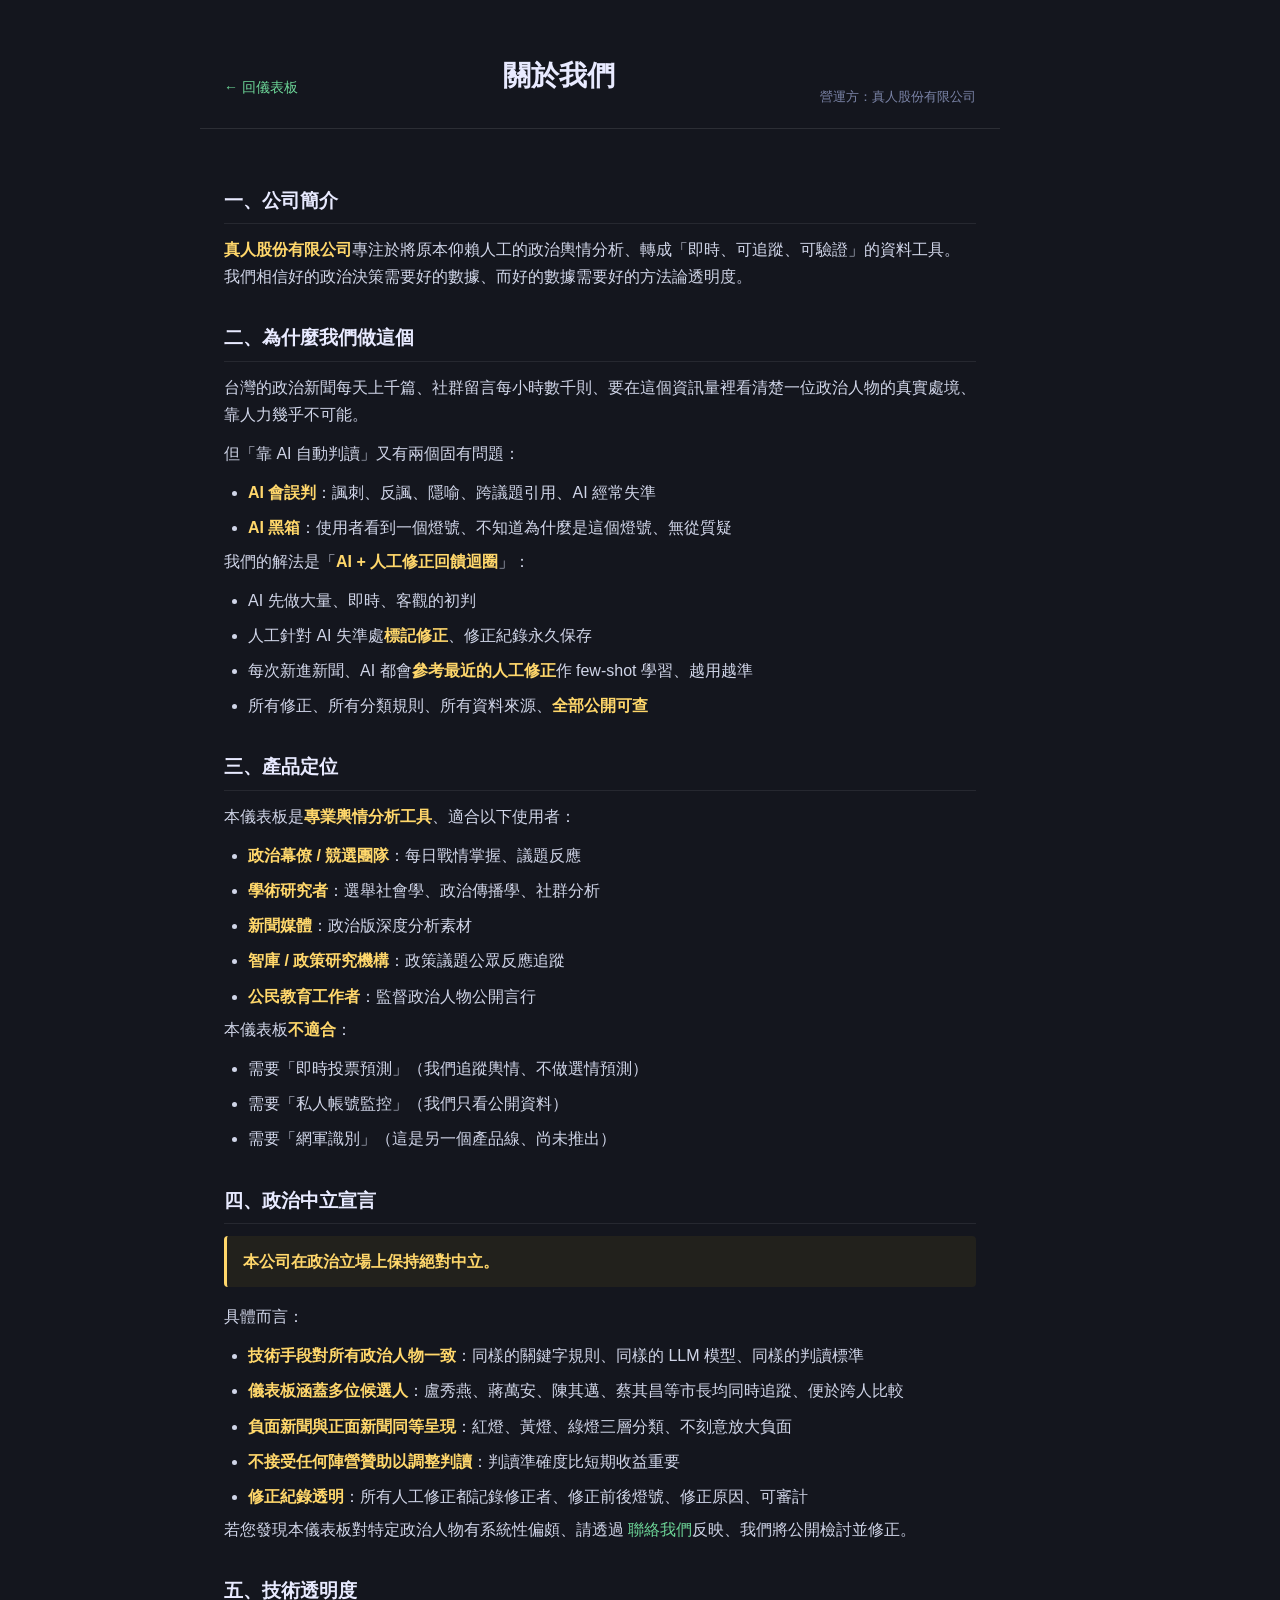
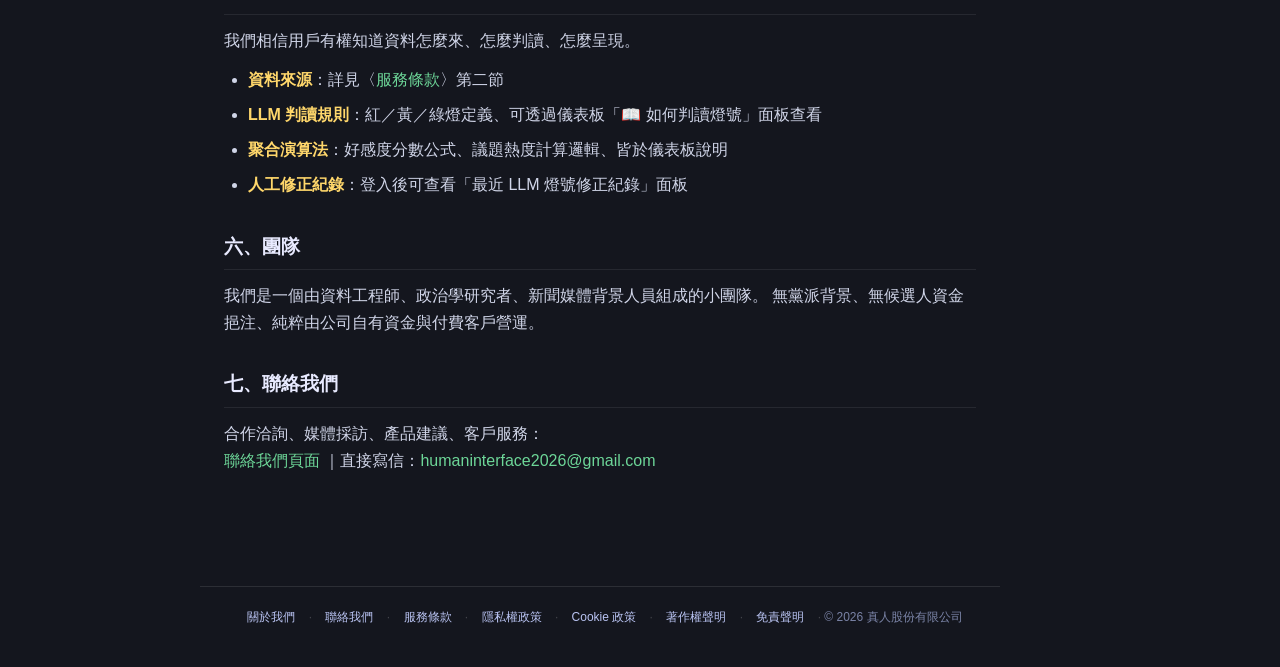
<file: about.html>
<!DOCTYPE html>
<html lang="zh-TW">
<head>
  <meta charset="UTF-8" />
  <meta name="viewport" content="width=device-width, initial-scale=1.0" />
  <title>關於我們｜政治戰情儀表板</title>
  <link rel="stylesheet" href="./style.css?v=2026-05-20-legal" />
</head>
<body class="legal-page">
  <header class="legal-header">
    <a class="legal-back" href="./index.html">← 回儀表板</a>
    <h1>關於我們</h1>
    <p class="legal-meta">營運方：真人股份有限公司</p>
  </header>

  <main class="legal-body">
    <section>
      <h2>一、公司簡介</h2>
      <p>
        <strong>真人股份有限公司</strong>專注於將原本仰賴人工的政治輿情分析、轉成「即時、可追蹤、可驗證」的資料工具。
        我們相信好的政治決策需要好的數據、而好的數據需要好的方法論透明度。
      </p>
    </section>

    <section>
      <h2>二、為什麼我們做這個</h2>
      <p>
        台灣的政治新聞每天上千篇、社群留言每小時數千則、要在這個資訊量裡看清楚一位政治人物的真實處境、
        靠人力幾乎不可能。
      </p>
      <p>
        但「靠 AI 自動判讀」又有兩個固有問題：
      </p>
      <ul>
        <li><strong>AI 會誤判</strong>：諷刺、反諷、隱喻、跨議題引用、AI 經常失準</li>
        <li><strong>AI 黑箱</strong>：使用者看到一個燈號、不知道為什麼是這個燈號、無從質疑</li>
      </ul>
      <p>
        我們的解法是「<strong>AI + 人工修正回饋迴圈</strong>」：
      </p>
      <ul>
        <li>AI 先做大量、即時、客觀的初判</li>
        <li>人工針對 AI 失準處<strong>標記修正</strong>、修正紀錄永久保存</li>
        <li>每次新進新聞、AI 都會<strong>參考最近的人工修正</strong>作 few-shot 學習、越用越準</li>
        <li>所有修正、所有分類規則、所有資料來源、<strong>全部公開可查</strong></li>
      </ul>
    </section>

    <section>
      <h2>三、產品定位</h2>
      <p>
        本儀表板是<strong>專業輿情分析工具</strong>、適合以下使用者：
      </p>
      <ul>
        <li><strong>政治幕僚 / 競選團隊</strong>：每日戰情掌握、議題反應</li>
        <li><strong>學術研究者</strong>：選舉社會學、政治傳播學、社群分析</li>
        <li><strong>新聞媒體</strong>：政治版深度分析素材</li>
        <li><strong>智庫 / 政策研究機構</strong>：政策議題公眾反應追蹤</li>
        <li><strong>公民教育工作者</strong>：監督政治人物公開言行</li>
      </ul>
      <p>
        本儀表板<strong>不適合</strong>：
      </p>
      <ul>
        <li>需要「即時投票預測」（我們追蹤輿情、不做選情預測）</li>
        <li>需要「私人帳號監控」（我們只看公開資料）</li>
        <li>需要「網軍識別」（這是另一個產品線、尚未推出）</li>
      </ul>
    </section>

    <section>
      <h2>四、政治中立宣言</h2>
      <p class="callout">
        <strong>本公司在政治立場上保持絕對中立。</strong>
      </p>
      <p>具體而言：</p>
      <ul>
        <li><strong>技術手段對所有政治人物一致</strong>：同樣的關鍵字規則、同樣的 LLM 模型、同樣的判讀標準</li>
        <li><strong>儀表板涵蓋多位候選人</strong>：盧秀燕、蔣萬安、陳其邁、蔡其昌等市長均同時追蹤、便於跨人比較</li>
        <li><strong>負面新聞與正面新聞同等呈現</strong>：紅燈、黃燈、綠燈三層分類、不刻意放大負面</li>
        <li><strong>不接受任何陣營贊助以調整判讀</strong>：判讀準確度比短期收益重要</li>
        <li><strong>修正紀錄透明</strong>：所有人工修正都記錄修正者、修正前後燈號、修正原因、可審計</li>
      </ul>
      <p>
        若您發現本儀表板對特定政治人物有系統性偏頗、請透過
        <a href="./contact.html">聯絡我們</a>反映、我們將公開檢討並修正。
      </p>
    </section>

    <section>
      <h2>五、技術透明度</h2>
      <p>
        我們相信用戶有權知道資料怎麼來、怎麼判讀、怎麼呈現。
      </p>
      <ul>
        <li><strong>資料來源</strong>：詳見〈<a href="./terms.html">服務條款</a>〉第二節</li>
        <li><strong>LLM 判讀規則</strong>：紅／黃／綠燈定義、可透過儀表板「📖 如何判讀燈號」面板查看</li>
        <li><strong>聚合演算法</strong>：好感度分數公式、議題熱度計算邏輯、皆於儀表板說明</li>
        <li><strong>人工修正紀錄</strong>：登入後可查看「最近 LLM 燈號修正紀錄」面板</li>
      </ul>
    </section>

    <section>
      <h2>六、團隊</h2>
      <p>
        我們是一個由資料工程師、政治學研究者、新聞媒體背景人員組成的小團隊。
        無黨派背景、無候選人資金挹注、純粹由公司自有資金與付費客戶營運。
      </p>
    </section>

    <section>
      <h2>七、聯絡我們</h2>
      <p>
        合作洽詢、媒體採訪、產品建議、客戶服務：
        <br>
        <a href="./contact.html">聯絡我們頁面</a>
        ｜直接寫信：<a href="mailto:humaninterface2026@gmail.com">humaninterface2026@gmail.com</a>
      </p>
    </section>
  </main>

  <footer class="legal-footer">
    <a href="./about.html">關於我們</a>
    <span class="sep">·</span>
    <a href="./contact.html">聯絡我們</a>
    <span class="sep">·</span>
    <a href="./terms.html">服務條款</a>
    <span class="sep">·</span>
    <a href="./privacy.html">隱私權政策</a>
    <span class="sep">·</span>
    <a href="./cookies.html">Cookie 政策</a>
    <span class="sep">·</span>
    <a href="./copyright.html">著作權聲明</a>
    <span class="sep">·</span>
    <a href="./disclaimer.html">免責聲明</a>
    <span class="sep">·</span>
    <span>© 2026 真人股份有限公司</span>
  </footer>
</body>
</html>
</file>
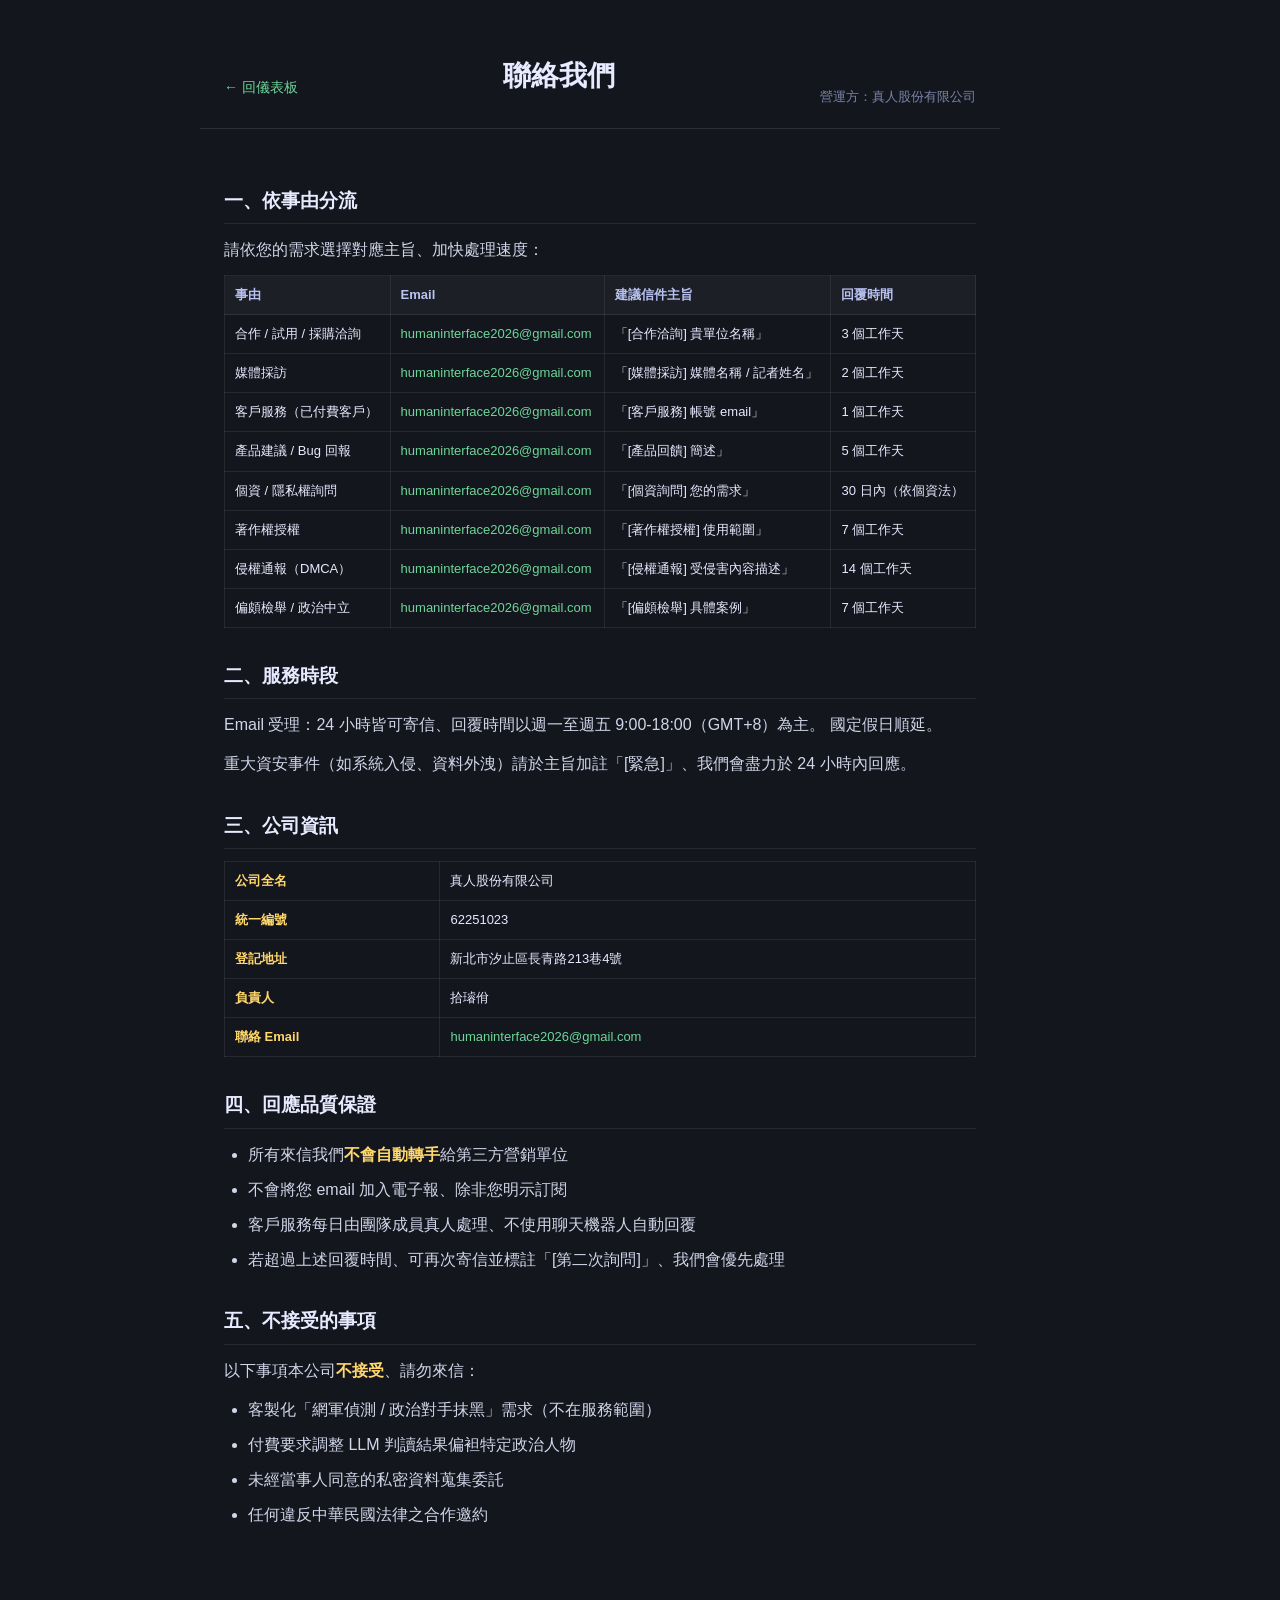
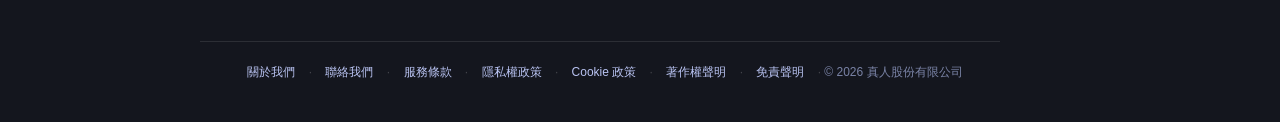
<file: contact.html>
<!DOCTYPE html>
<html lang="zh-TW">
<head>
  <meta charset="UTF-8" />
  <meta name="viewport" content="width=device-width, initial-scale=1.0" />
  <title>聯絡我們｜政治戰情儀表板</title>
  <link rel="stylesheet" href="./style.css?v=2026-05-20-legal" />
</head>
<body class="legal-page">
  <header class="legal-header">
    <a class="legal-back" href="./index.html">← 回儀表板</a>
    <h1>聯絡我們</h1>
    <p class="legal-meta">營運方：真人股份有限公司</p>
  </header>

  <main class="legal-body">
    <section>
      <h2>一、依事由分流</h2>
      <p>請依您的需求選擇對應主旨、加快處理速度：</p>

      <table class="contact-table">
        <thead>
          <tr>
            <th>事由</th><th>Email</th><th>建議信件主旨</th><th>回覆時間</th>
          </tr>
        </thead>
        <tbody>
          <tr>
            <td>合作 / 試用 / 採購洽詢</td>
            <td><a href="mailto:humaninterface2026@gmail.com?subject=%E5%90%88%E4%BD%9C%E6%B4%BD%E8%A9%A2">humaninterface2026@gmail.com</a></td>
            <td>「[合作洽詢] 貴單位名稱」</td>
            <td>3 個工作天</td>
          </tr>
          <tr>
            <td>媒體採訪</td>
            <td><a href="mailto:humaninterface2026@gmail.com?subject=%E5%AA%92%E9%AB%94%E6%8E%A1%E8%A8%AA">humaninterface2026@gmail.com</a></td>
            <td>「[媒體採訪] 媒體名稱 / 記者姓名」</td>
            <td>2 個工作天</td>
          </tr>
          <tr>
            <td>客戶服務（已付費客戶）</td>
            <td><a href="mailto:humaninterface2026@gmail.com?subject=%E5%AE%A2%E6%88%B6%E6%9C%8D%E5%8B%99">humaninterface2026@gmail.com</a></td>
            <td>「[客戶服務] 帳號 email」</td>
            <td>1 個工作天</td>
          </tr>
          <tr>
            <td>產品建議 / Bug 回報</td>
            <td><a href="mailto:humaninterface2026@gmail.com?subject=%E7%94%A2%E5%93%81%E5%9B%9E%E9%A5%8B">humaninterface2026@gmail.com</a></td>
            <td>「[產品回饋] 簡述」</td>
            <td>5 個工作天</td>
          </tr>
          <tr>
            <td>個資 / 隱私權詢問</td>
            <td><a href="mailto:humaninterface2026@gmail.com?subject=%E5%80%8B%E8%B3%87%E8%A9%A2%E5%95%8F">humaninterface2026@gmail.com</a></td>
            <td>「[個資詢問] 您的需求」</td>
            <td>30 日內（依個資法）</td>
          </tr>
          <tr>
            <td>著作權授權</td>
            <td><a href="mailto:humaninterface2026@gmail.com?subject=%E8%91%97%E4%BD%9C%E6%AC%8A%E6%8E%88%E6%AC%8A">humaninterface2026@gmail.com</a></td>
            <td>「[著作權授權] 使用範圍」</td>
            <td>7 個工作天</td>
          </tr>
          <tr>
            <td>侵權通報（DMCA）</td>
            <td><a href="mailto:humaninterface2026@gmail.com?subject=%E4%BE%B5%E6%AC%8A%E9%80%9A%E5%A0%B1">humaninterface2026@gmail.com</a></td>
            <td>「[侵權通報] 受侵害內容描述」</td>
            <td>14 個工作天</td>
          </tr>
          <tr>
            <td>偏頗檢舉 / 政治中立</td>
            <td><a href="mailto:humaninterface2026@gmail.com?subject=%E5%81%8F%E9%A0%87%E6%AA%A2%E8%88%89">humaninterface2026@gmail.com</a></td>
            <td>「[偏頗檢舉] 具體案例」</td>
            <td>7 個工作天</td>
          </tr>
        </tbody>
      </table>
    </section>

    <section>
      <h2>二、服務時段</h2>
      <p>
        Email 受理：24 小時皆可寄信、回覆時間以週一至週五 9:00-18:00（GMT+8）為主。
        國定假日順延。
      </p>
      <p>
        重大資安事件（如系統入侵、資料外洩）請於主旨加註「[緊急]」、我們會盡力於 24 小時內回應。
      </p>
    </section>

    <section>
      <h2>三、公司資訊</h2>
      <table class="contact-table">
        <tbody>
          <tr><td><strong>公司全名</strong></td><td>真人股份有限公司</td></tr>
          <tr><td><strong>統一編號</strong></td><td>62251023</td></tr>
          <tr><td><strong>登記地址</strong></td><td>新北市汐止區長青路213巷4號</td></tr>
          <tr><td><strong>負責人</strong></td><td>拾璿佾</td></tr>
          <tr><td><strong>聯絡 Email</strong></td><td><a href="mailto:humaninterface2026@gmail.com">humaninterface2026@gmail.com</a></td></tr>
        </tbody>
      </table>
    </section>

    <section>
      <h2>四、回應品質保證</h2>
      <ul>
        <li>所有來信我們<strong>不會自動轉手</strong>給第三方營銷單位</li>
        <li>不會將您 email 加入電子報、除非您明示訂閱</li>
        <li>客戶服務每日由團隊成員真人處理、不使用聊天機器人自動回覆</li>
        <li>若超過上述回覆時間、可再次寄信並標註「[第二次詢問]」、我們會優先處理</li>
      </ul>
    </section>

    <section>
      <h2>五、不接受的事項</h2>
      <p>以下事項本公司<strong>不接受</strong>、請勿來信：</p>
      <ul>
        <li>客製化「網軍偵測 / 政治對手抹黑」需求（不在服務範圍）</li>
        <li>付費要求調整 LLM 判讀結果偏袒特定政治人物</li>
        <li>未經當事人同意的私密資料蒐集委託</li>
        <li>任何違反中華民國法律之合作邀約</li>
      </ul>
    </section>
  </main>

  <footer class="legal-footer">
    <a href="./about.html">關於我們</a>
    <span class="sep">·</span>
    <a href="./contact.html">聯絡我們</a>
    <span class="sep">·</span>
    <a href="./terms.html">服務條款</a>
    <span class="sep">·</span>
    <a href="./privacy.html">隱私權政策</a>
    <span class="sep">·</span>
    <a href="./cookies.html">Cookie 政策</a>
    <span class="sep">·</span>
    <a href="./copyright.html">著作權聲明</a>
    <span class="sep">·</span>
    <a href="./disclaimer.html">免責聲明</a>
    <span class="sep">·</span>
    <span>© 2026 真人股份有限公司</span>
  </footer>
</body>
</html>
</file>
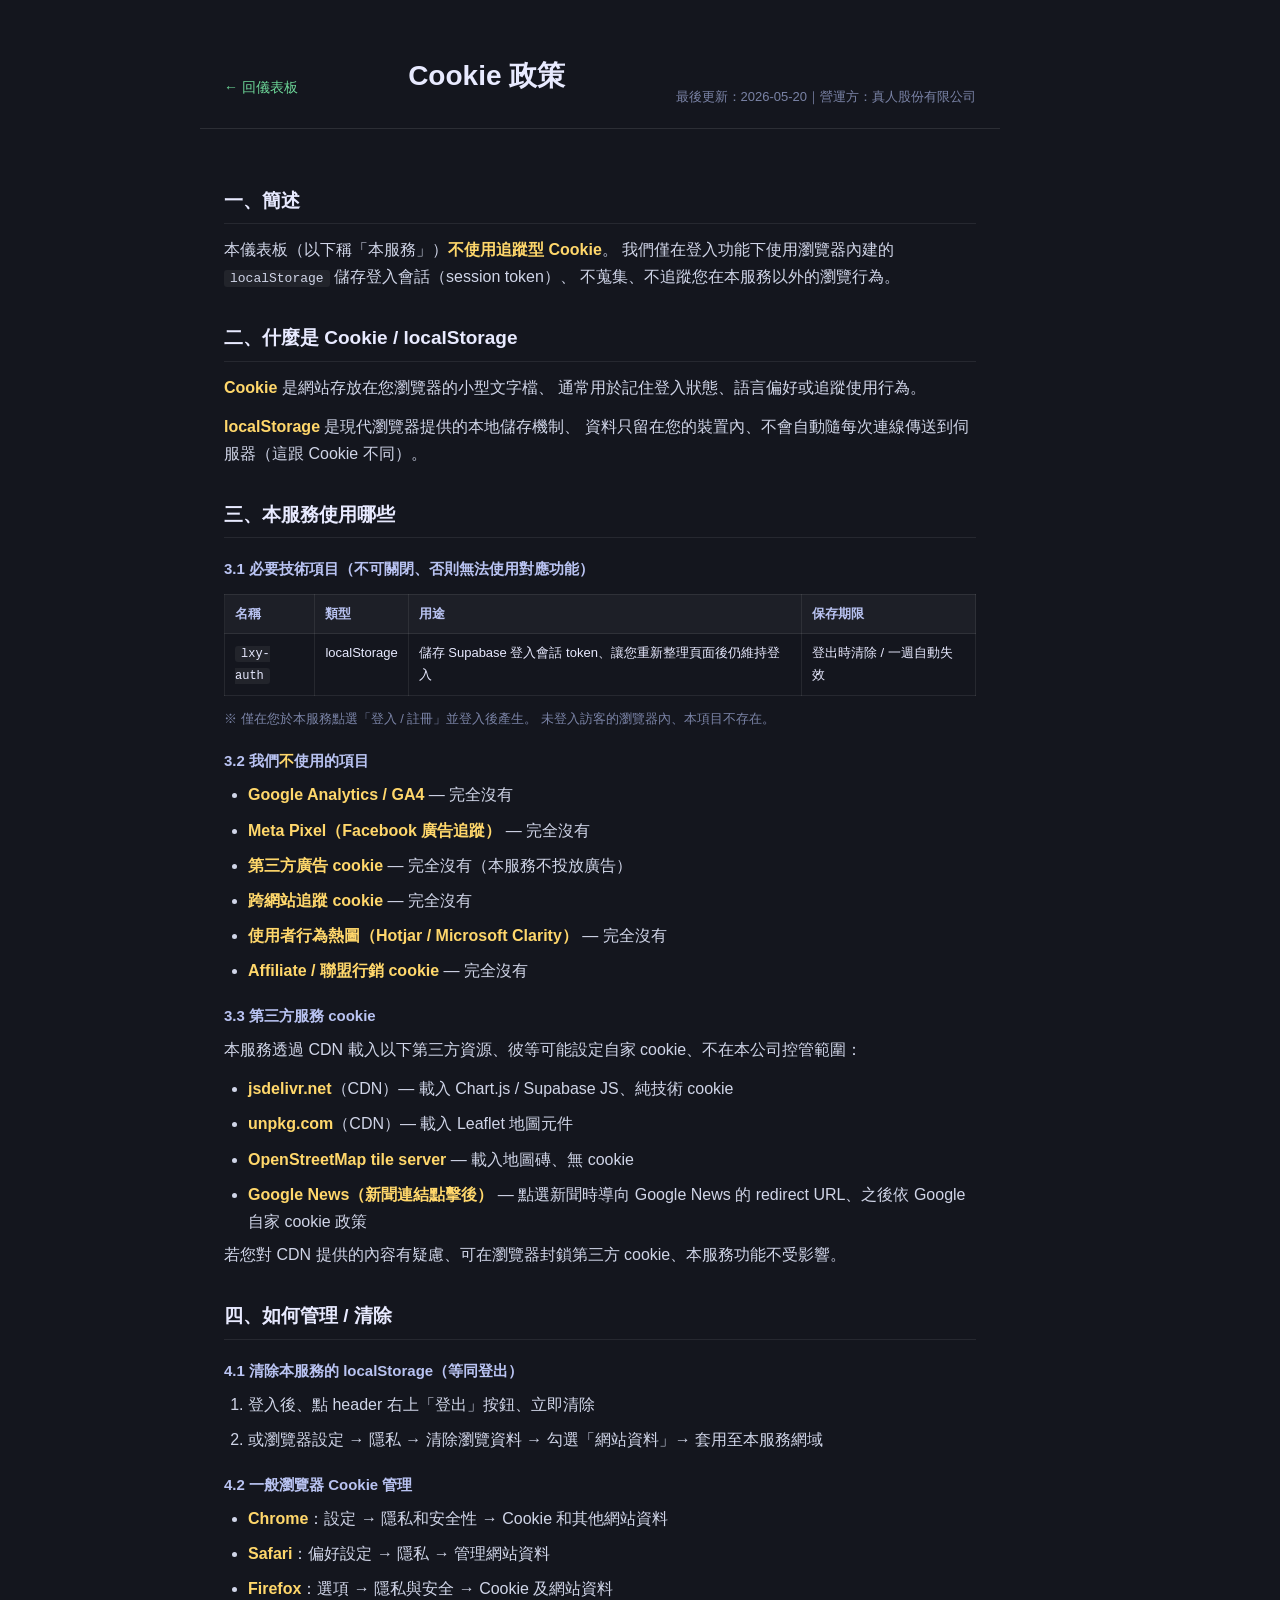
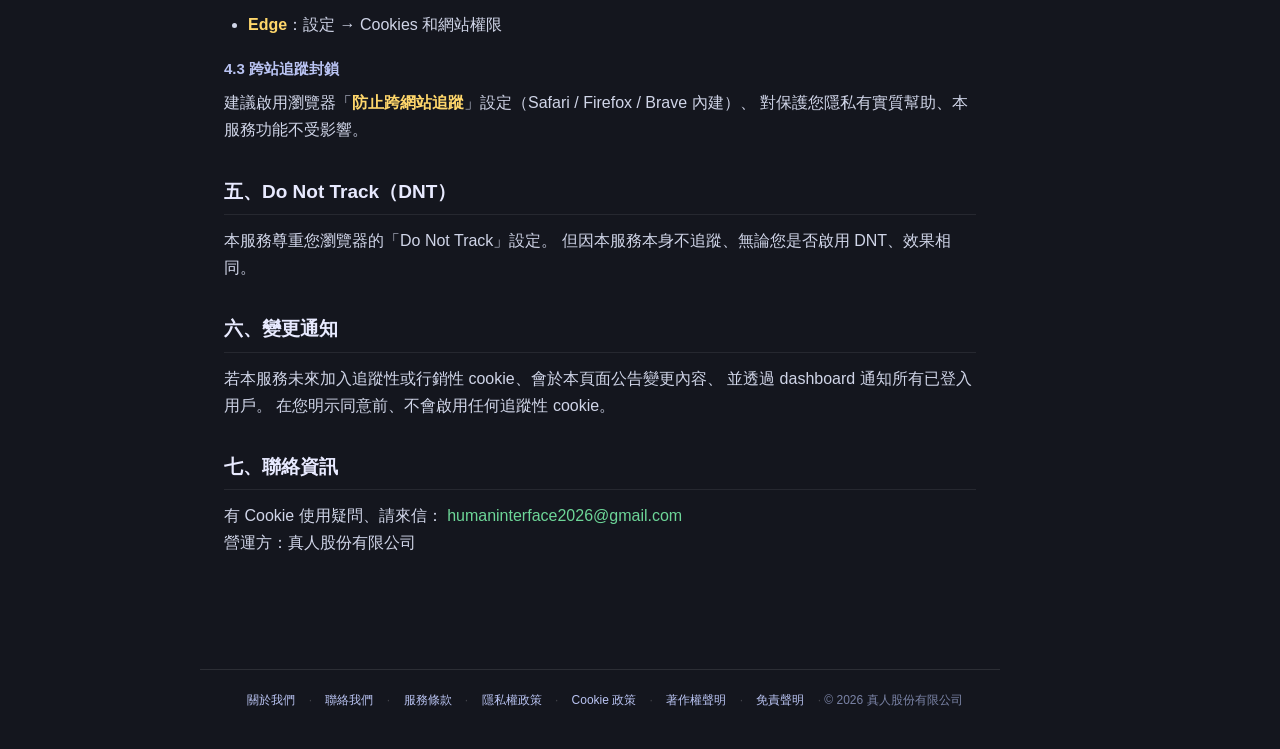
<file: cookies.html>
<!DOCTYPE html>
<html lang="zh-TW">
<head>
  <meta charset="UTF-8" />
  <meta name="viewport" content="width=device-width, initial-scale=1.0" />
  <title>Cookie 政策｜政治戰情儀表板</title>
  <link rel="stylesheet" href="./style.css?v=2026-05-20-legal" />
</head>
<body class="legal-page">
  <header class="legal-header">
    <a class="legal-back" href="./index.html">← 回儀表板</a>
    <h1>Cookie 政策</h1>
    <p class="legal-meta">最後更新：2026-05-20｜營運方：真人股份有限公司</p>
  </header>

  <main class="legal-body">
    <section>
      <h2>一、簡述</h2>
      <p>
        本儀表板（以下稱「本服務」）<strong>不使用追蹤型 Cookie</strong>。
        我們僅在登入功能下使用瀏覽器內建的 <code>localStorage</code> 儲存登入會話（session token）、
        不蒐集、不追蹤您在本服務以外的瀏覽行為。
      </p>
    </section>

    <section>
      <h2>二、什麼是 Cookie / localStorage</h2>
      <p>
        <strong>Cookie</strong> 是網站存放在您瀏覽器的小型文字檔、
        通常用於記住登入狀態、語言偏好或追蹤使用行為。
      </p>
      <p>
        <strong>localStorage</strong> 是現代瀏覽器提供的本地儲存機制、
        資料只留在您的裝置內、不會自動隨每次連線傳送到伺服器（這跟 Cookie 不同）。
      </p>
    </section>

    <section>
      <h2>三、本服務使用哪些</h2>

      <h3>3.1 必要技術項目（不可關閉、否則無法使用對應功能）</h3>
      <table class="cookie-table">
        <thead>
          <tr>
            <th>名稱</th><th>類型</th><th>用途</th><th>保存期限</th>
          </tr>
        </thead>
        <tbody>
          <tr>
            <td><code>lxy-auth</code></td>
            <td>localStorage</td>
            <td>儲存 Supabase 登入會話 token、讓您重新整理頁面後仍維持登入</td>
            <td>登出時清除 / 一週自動失效</td>
          </tr>
        </tbody>
      </table>
      <p class="hint" style="color:#7a83a6">
        ※ 僅在您於本服務點選「登入 / 註冊」並登入後產生。
        未登入訪客的瀏覽器內、本項目不存在。
      </p>

      <h3>3.2 我們<strong>不</strong>使用的項目</h3>
      <ul>
        <li><strong>Google Analytics / GA4</strong> — 完全沒有</li>
        <li><strong>Meta Pixel（Facebook 廣告追蹤）</strong> — 完全沒有</li>
        <li><strong>第三方廣告 cookie</strong> — 完全沒有（本服務不投放廣告）</li>
        <li><strong>跨網站追蹤 cookie</strong> — 完全沒有</li>
        <li><strong>使用者行為熱圖（Hotjar / Microsoft Clarity）</strong> — 完全沒有</li>
        <li><strong>Affiliate / 聯盟行銷 cookie</strong> — 完全沒有</li>
      </ul>

      <h3>3.3 第三方服務 cookie</h3>
      <p>
        本服務透過 CDN 載入以下第三方資源、彼等可能設定自家 cookie、不在本公司控管範圍：
      </p>
      <ul>
        <li><strong>jsdelivr.net</strong>（CDN）— 載入 Chart.js / Supabase JS、純技術 cookie</li>
        <li><strong>unpkg.com</strong>（CDN）— 載入 Leaflet 地圖元件</li>
        <li><strong>OpenStreetMap tile server</strong> — 載入地圖磚、無 cookie</li>
        <li><strong>Google News（新聞連結點擊後）</strong> — 點選新聞時導向 Google News 的 redirect URL、之後依 Google 自家 cookie 政策</li>
      </ul>
      <p>
        若您對 CDN 提供的內容有疑慮、可在瀏覽器封鎖第三方 cookie、本服務功能不受影響。
      </p>
    </section>

    <section>
      <h2>四、如何管理 / 清除</h2>

      <h3>4.1 清除本服務的 localStorage（等同登出）</h3>
      <ol>
        <li>登入後、點 header 右上「登出」按鈕、立即清除</li>
        <li>或瀏覽器設定 → 隱私 → 清除瀏覽資料 → 勾選「網站資料」→ 套用至本服務網域</li>
      </ol>

      <h3>4.2 一般瀏覽器 Cookie 管理</h3>
      <ul>
        <li><strong>Chrome</strong>：設定 → 隱私和安全性 → Cookie 和其他網站資料</li>
        <li><strong>Safari</strong>：偏好設定 → 隱私 → 管理網站資料</li>
        <li><strong>Firefox</strong>：選項 → 隱私與安全 → Cookie 及網站資料</li>
        <li><strong>Edge</strong>：設定 → Cookies 和網站權限</li>
      </ul>

      <h3>4.3 跨站追蹤封鎖</h3>
      <p>
        建議啟用瀏覽器「<strong>防止跨網站追蹤</strong>」設定（Safari / Firefox / Brave 內建）、
        對保護您隱私有實質幫助、本服務功能不受影響。
      </p>
    </section>

    <section>
      <h2>五、Do Not Track（DNT）</h2>
      <p>
        本服務尊重您瀏覽器的「Do Not Track」設定。
        但因本服務本身不追蹤、無論您是否啟用 DNT、效果相同。
      </p>
    </section>

    <section>
      <h2>六、變更通知</h2>
      <p>
        若本服務未來加入追蹤性或行銷性 cookie、會於本頁面公告變更內容、
        並透過 dashboard 通知所有已登入用戶。
        在您明示同意前、不會啟用任何追蹤性 cookie。
      </p>
    </section>

    <section>
      <h2>七、聯絡資訊</h2>
      <p>
        有 Cookie 使用疑問、請來信：
        <a href="mailto:humaninterface2026@gmail.com">humaninterface2026@gmail.com</a>
        <br>營運方：真人股份有限公司
      </p>
    </section>
  </main>

  <footer class="legal-footer">
    <a href="./about.html">關於我們</a>
    <span class="sep">·</span>
    <a href="./contact.html">聯絡我們</a>
    <span class="sep">·</span>
    <a href="./terms.html">服務條款</a>
    <span class="sep">·</span>
    <a href="./privacy.html">隱私權政策</a>
    <span class="sep">·</span>
    <a href="./cookies.html">Cookie 政策</a>
    <span class="sep">·</span>
    <a href="./copyright.html">著作權聲明</a>
    <span class="sep">·</span>
    <a href="./disclaimer.html">免責聲明</a>
    <span class="sep">·</span>
    <span>© 2026 真人股份有限公司</span>
  </footer>
</body>
</html>
</file>
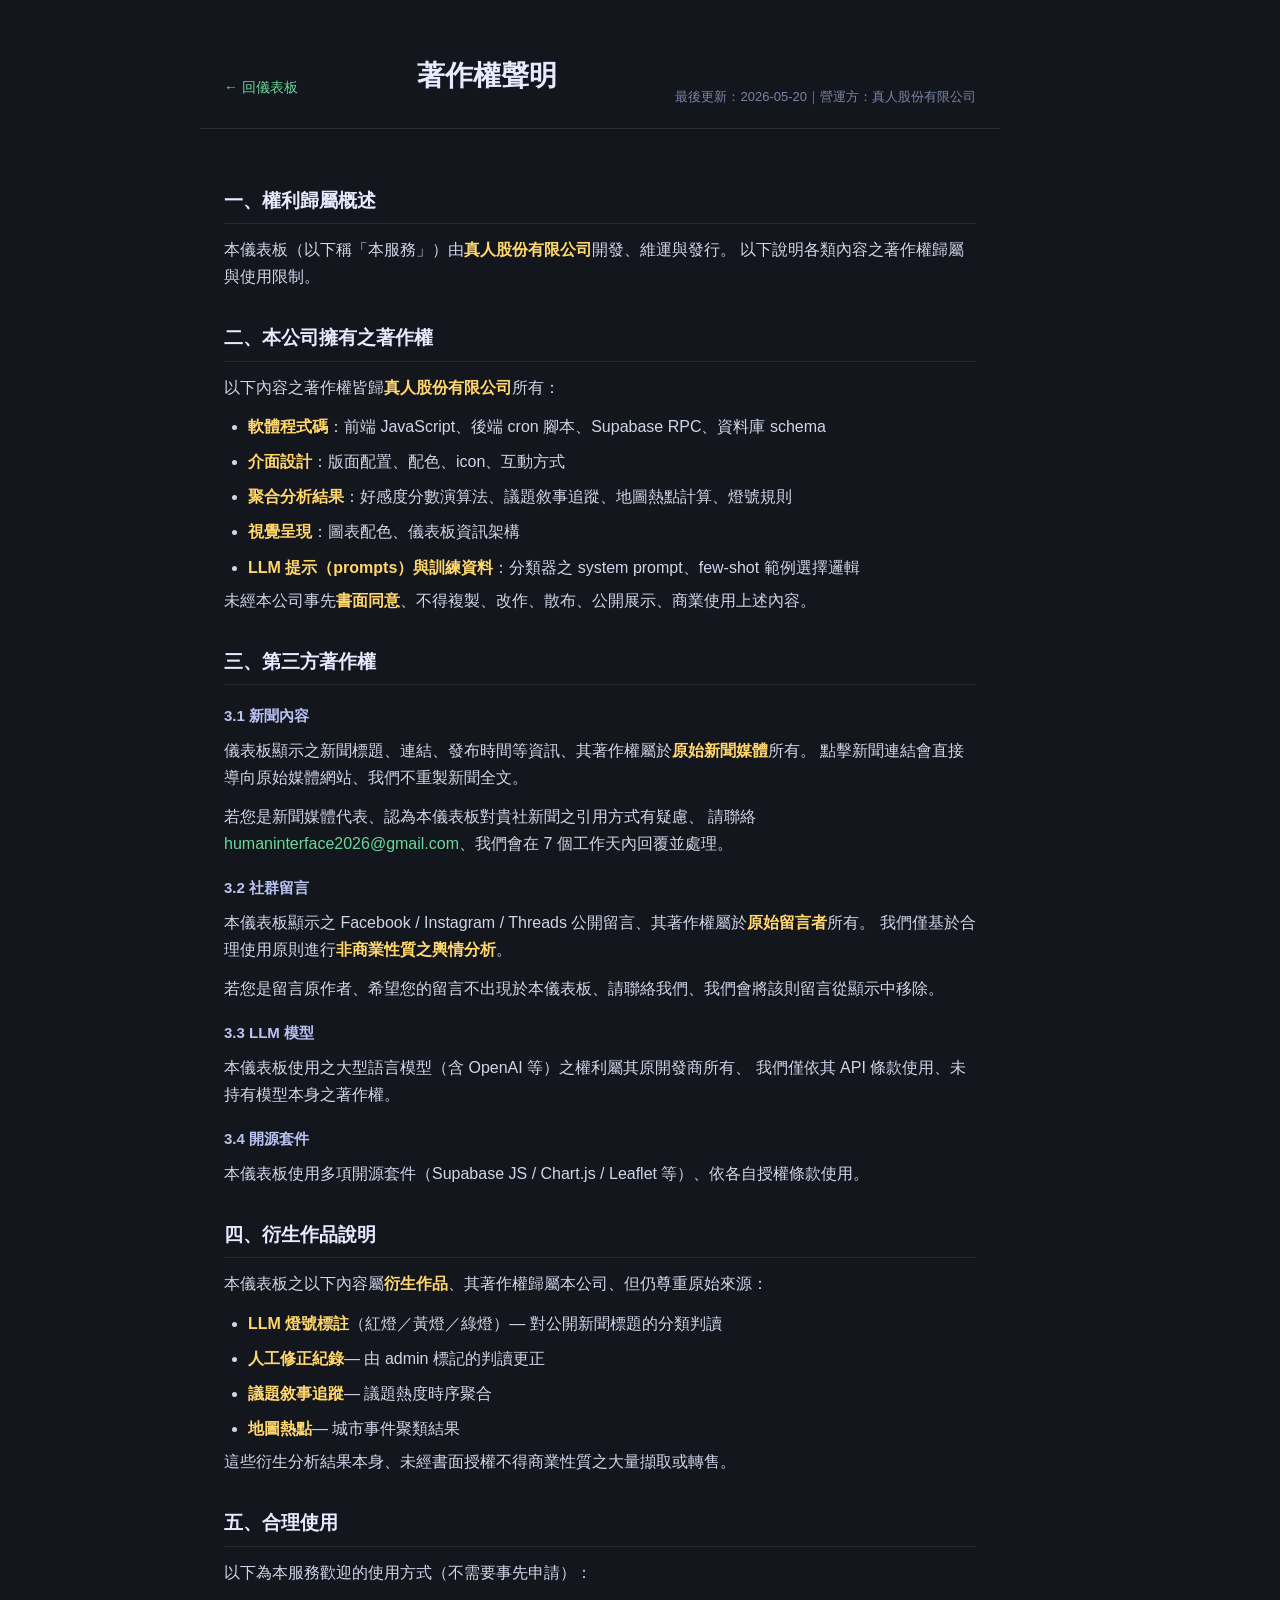
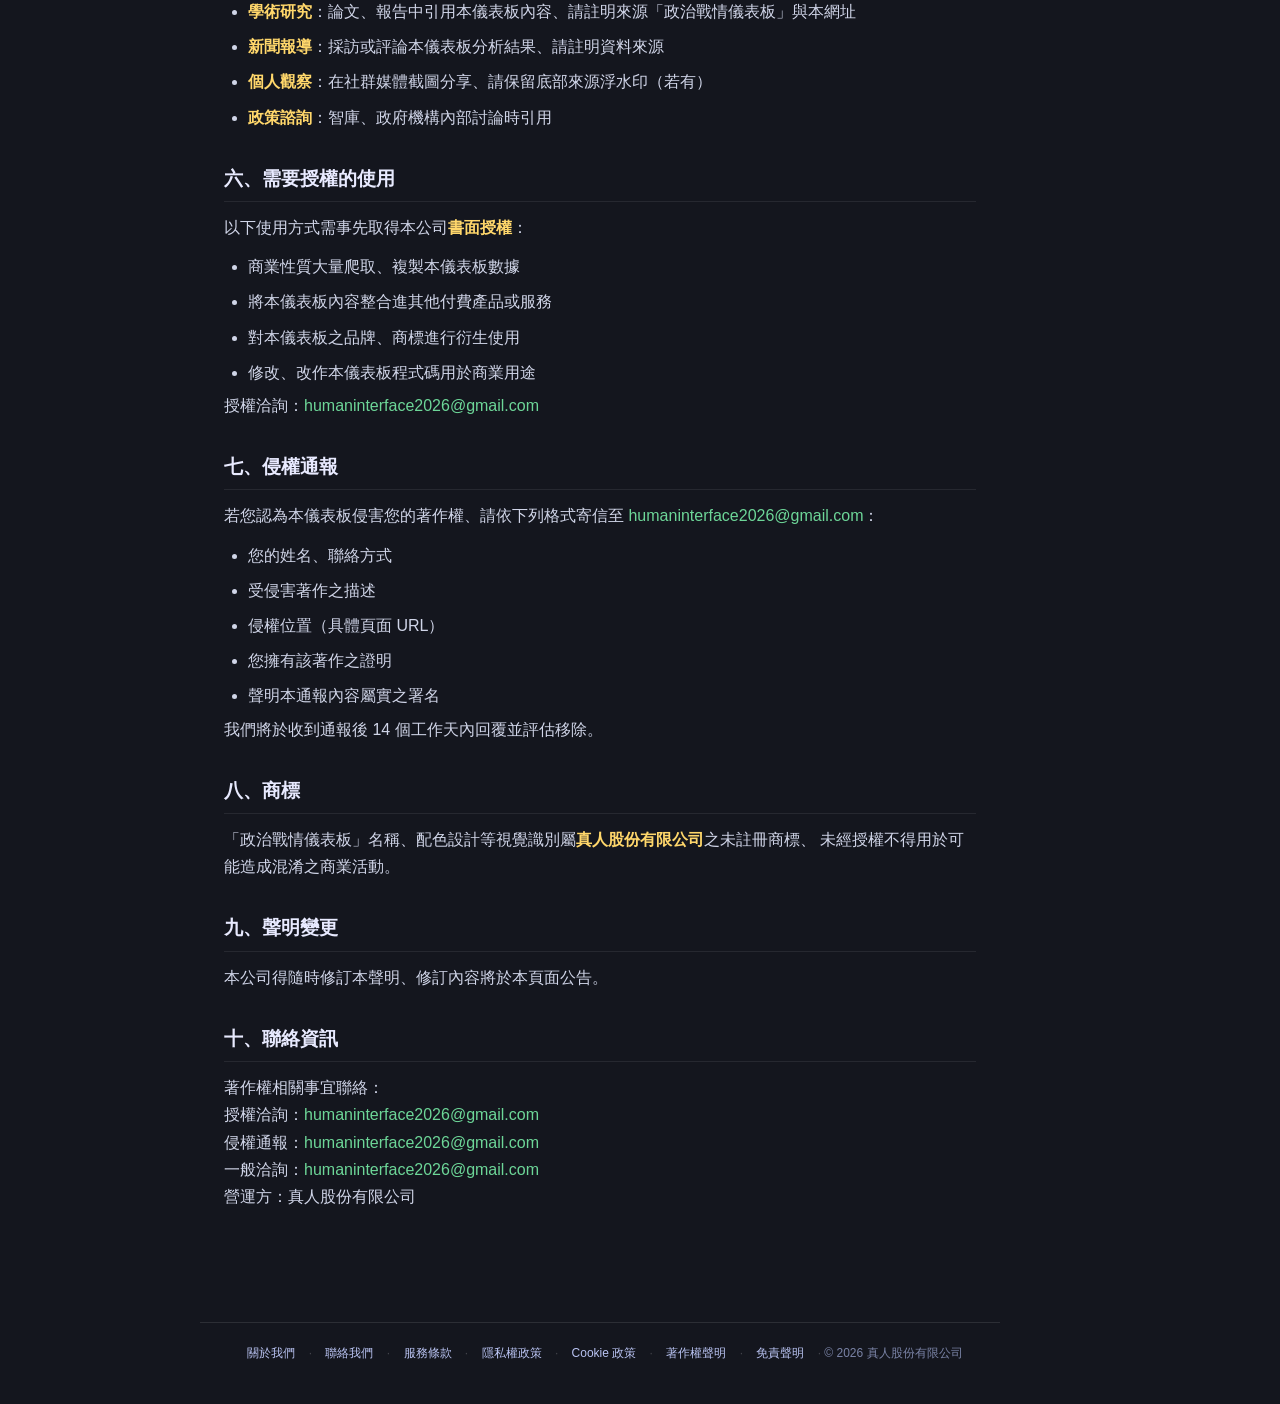
<file: copyright.html>
<!DOCTYPE html>
<html lang="zh-TW">
<head>
  <meta charset="UTF-8" />
  <meta name="viewport" content="width=device-width, initial-scale=1.0" />
  <title>著作權聲明｜政治戰情儀表板</title>
  <link rel="stylesheet" href="./style.css?v=2026-05-20-legal" />
</head>
<body class="legal-page">
  <header class="legal-header">
    <a class="legal-back" href="./index.html">← 回儀表板</a>
    <h1>著作權聲明</h1>
    <p class="legal-meta">最後更新：2026-05-20｜營運方：真人股份有限公司</p>
  </header>

  <main class="legal-body">
    <section>
      <h2>一、權利歸屬概述</h2>
      <p>
        本儀表板（以下稱「本服務」）由<strong>真人股份有限公司</strong>開發、維運與發行。
        以下說明各類內容之著作權歸屬與使用限制。
      </p>
    </section>

    <section>
      <h2>二、本公司擁有之著作權</h2>
      <p>以下內容之著作權皆歸<strong>真人股份有限公司</strong>所有：</p>
      <ul>
        <li><strong>軟體程式碼</strong>：前端 JavaScript、後端 cron 腳本、Supabase RPC、資料庫 schema</li>
        <li><strong>介面設計</strong>：版面配置、配色、icon、互動方式</li>
        <li><strong>聚合分析結果</strong>：好感度分數演算法、議題敘事追蹤、地圖熱點計算、燈號規則</li>
        <li><strong>視覺呈現</strong>：圖表配色、儀表板資訊架構</li>
        <li><strong>LLM 提示（prompts）與訓練資料</strong>：分類器之 system prompt、few-shot 範例選擇邏輯</li>
      </ul>
      <p>
        未經本公司事先<strong>書面同意</strong>、不得複製、改作、散布、公開展示、商業使用上述內容。
      </p>
    </section>

    <section>
      <h2>三、第三方著作權</h2>

      <h3>3.1 新聞內容</h3>
      <p>
        儀表板顯示之新聞標題、連結、發布時間等資訊、其著作權屬於<strong>原始新聞媒體</strong>所有。
        點擊新聞連結會直接導向原始媒體網站、我們不重製新聞全文。
      </p>
      <p>
        若您是新聞媒體代表、認為本儀表板對貴社新聞之引用方式有疑慮、
        請聯絡 <a href="mailto:humaninterface2026@gmail.com">humaninterface2026@gmail.com</a>、我們會在 7 個工作天內回覆並處理。
      </p>

      <h3>3.2 社群留言</h3>
      <p>
        本儀表板顯示之 Facebook / Instagram / Threads 公開留言、其著作權屬於<strong>原始留言者</strong>所有。
        我們僅基於合理使用原則進行<strong>非商業性質之輿情分析</strong>。
      </p>
      <p>
        若您是留言原作者、希望您的留言不出現於本儀表板、請聯絡我們、我們會將該則留言從顯示中移除。
      </p>

      <h3>3.3 LLM 模型</h3>
      <p>
        本儀表板使用之大型語言模型（含 OpenAI 等）之權利屬其原開發商所有、
        我們僅依其 API 條款使用、未持有模型本身之著作權。
      </p>

      <h3>3.4 開源套件</h3>
      <p>
        本儀表板使用多項開源套件（Supabase JS / Chart.js / Leaflet 等）、依各自授權條款使用。
      </p>
    </section>

    <section>
      <h2>四、衍生作品說明</h2>
      <p>
        本儀表板之以下內容屬<strong>衍生作品</strong>、其著作權歸屬本公司、但仍尊重原始來源：
      </p>
      <ul>
        <li><strong>LLM 燈號標註</strong>（紅燈／黃燈／綠燈）— 對公開新聞標題的分類判讀</li>
        <li><strong>人工修正紀錄</strong>— 由 admin 標記的判讀更正</li>
        <li><strong>議題敘事追蹤</strong>— 議題熱度時序聚合</li>
        <li><strong>地圖熱點</strong>— 城市事件聚類結果</li>
      </ul>
      <p>
        這些衍生分析結果本身、未經書面授權不得商業性質之大量擷取或轉售。
      </p>
    </section>

    <section>
      <h2>五、合理使用</h2>
      <p>以下為本服務歡迎的使用方式（不需要事先申請）：</p>
      <ul>
        <li><strong>學術研究</strong>：論文、報告中引用本儀表板內容、請註明來源「政治戰情儀表板」與本網址</li>
        <li><strong>新聞報導</strong>：採訪或評論本儀表板分析結果、請註明資料來源</li>
        <li><strong>個人觀察</strong>：在社群媒體截圖分享、請保留底部來源浮水印（若有）</li>
        <li><strong>政策諮詢</strong>：智庫、政府機構內部討論時引用</li>
      </ul>
    </section>

    <section>
      <h2>六、需要授權的使用</h2>
      <p>以下使用方式需事先取得本公司<strong>書面授權</strong>：</p>
      <ul>
        <li>商業性質大量爬取、複製本儀表板數據</li>
        <li>將本儀表板內容整合進其他付費產品或服務</li>
        <li>對本儀表板之品牌、商標進行衍生使用</li>
        <li>修改、改作本儀表板程式碼用於商業用途</li>
      </ul>
      <p>授權洽詢：<a href="mailto:humaninterface2026@gmail.com">humaninterface2026@gmail.com</a></p>
    </section>

    <section>
      <h2>七、侵權通報</h2>
      <p>
        若您認為本儀表板侵害您的著作權、請依下列格式寄信至
        <a href="mailto:humaninterface2026@gmail.com">humaninterface2026@gmail.com</a>：
      </p>
      <ul>
        <li>您的姓名、聯絡方式</li>
        <li>受侵害著作之描述</li>
        <li>侵權位置（具體頁面 URL）</li>
        <li>您擁有該著作之證明</li>
        <li>聲明本通報內容屬實之署名</li>
      </ul>
      <p>
        我們將於收到通報後 14 個工作天內回覆並評估移除。
      </p>
    </section>

    <section>
      <h2>八、商標</h2>
      <p>
        「政治戰情儀表板」名稱、配色設計等視覺識別屬<strong>真人股份有限公司</strong>之未註冊商標、
        未經授權不得用於可能造成混淆之商業活動。
      </p>
    </section>

    <section>
      <h2>九、聲明變更</h2>
      <p>本公司得隨時修訂本聲明、修訂內容將於本頁面公告。</p>
    </section>

    <section>
      <h2>十、聯絡資訊</h2>
      <p>
        著作權相關事宜聯絡：
        <br>授權洽詢：<a href="mailto:humaninterface2026@gmail.com">humaninterface2026@gmail.com</a>
        <br>侵權通報：<a href="mailto:humaninterface2026@gmail.com">humaninterface2026@gmail.com</a>
        <br>一般洽詢：<a href="mailto:humaninterface2026@gmail.com">humaninterface2026@gmail.com</a>
        <br>營運方：真人股份有限公司
      </p>
    </section>
  </main>

  <footer class="legal-footer">
    <a href="./about.html">關於我們</a>
    <span class="sep">·</span>
    <a href="./contact.html">聯絡我們</a>
    <span class="sep">·</span>
    <a href="./terms.html">服務條款</a>
    <span class="sep">·</span>
    <a href="./privacy.html">隱私權政策</a>
    <span class="sep">·</span>
    <a href="./cookies.html">Cookie 政策</a>
    <span class="sep">·</span>
    <a href="./copyright.html">著作權聲明</a>
    <span class="sep">·</span>
    <a href="./disclaimer.html">免責聲明</a>
    <span class="sep">·</span>
    <span>© 2026 真人股份有限公司</span>
  </footer>
</body>
</html>
</file>
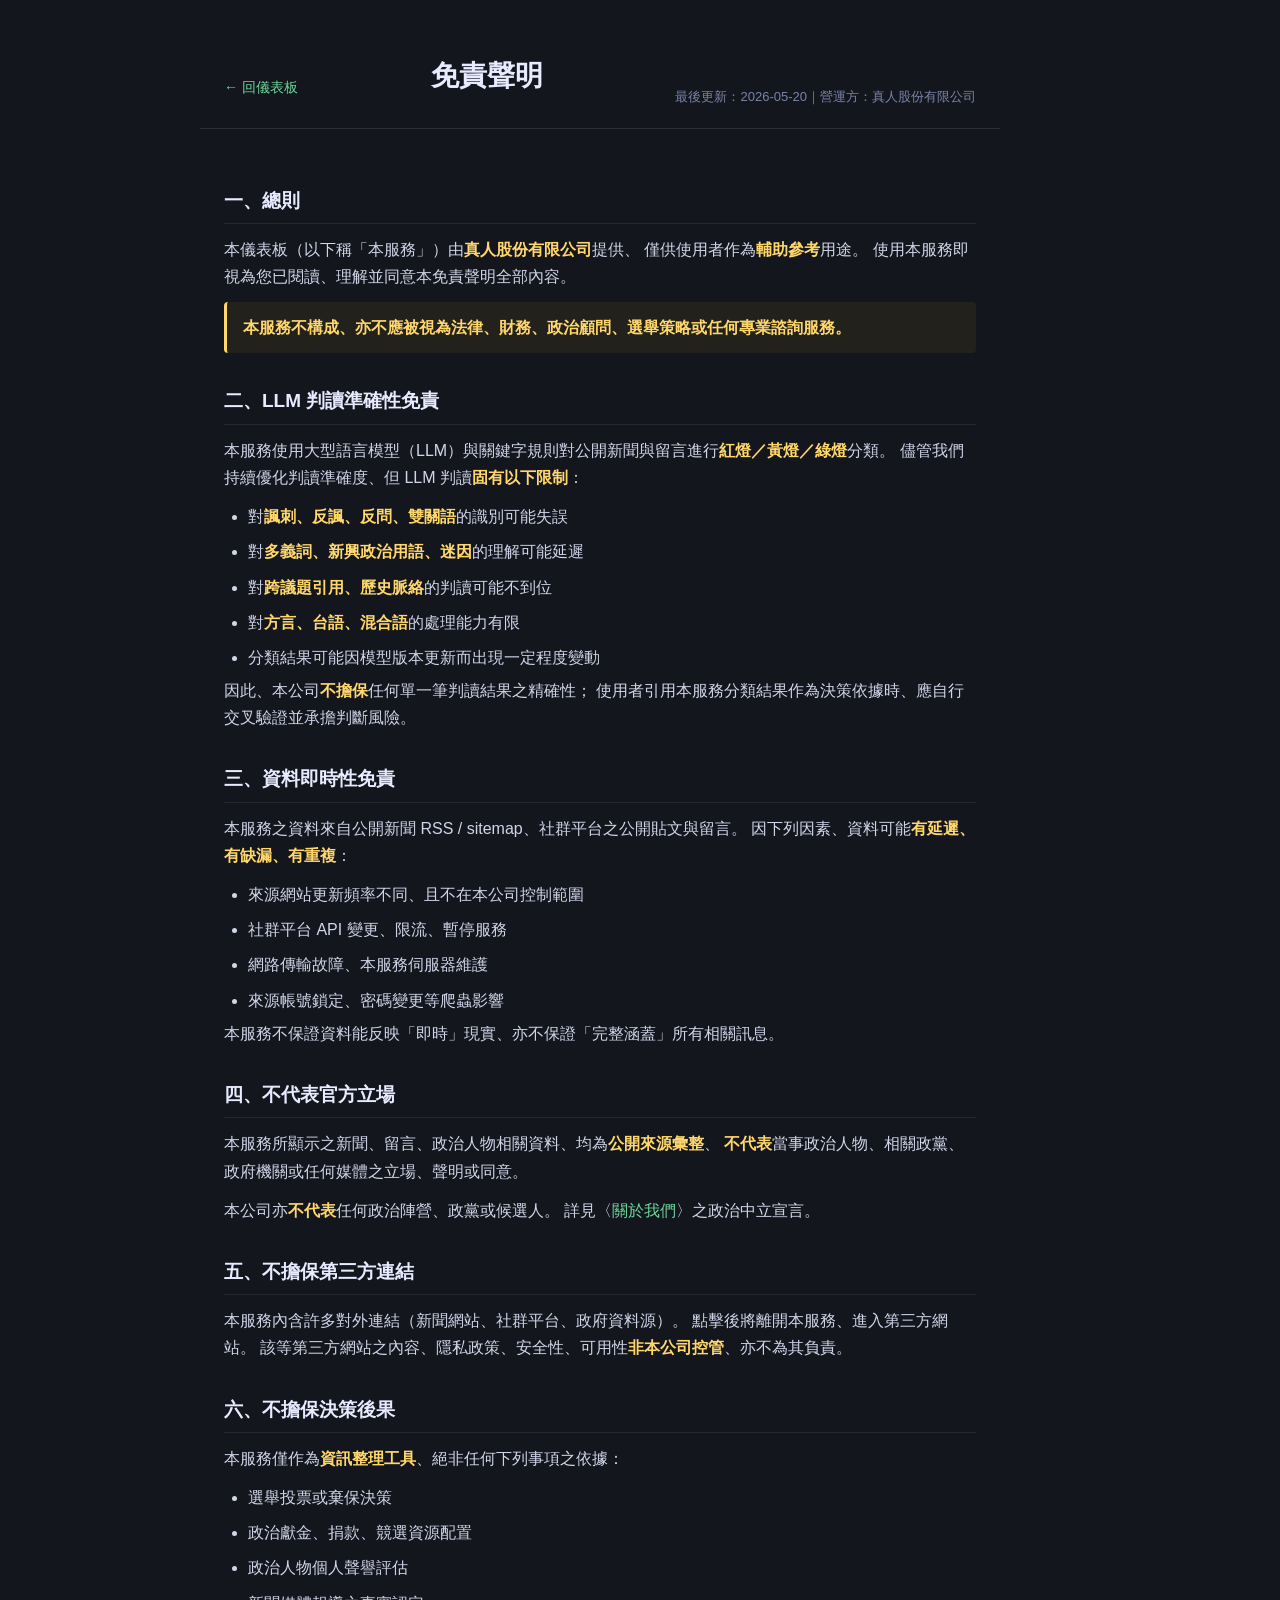
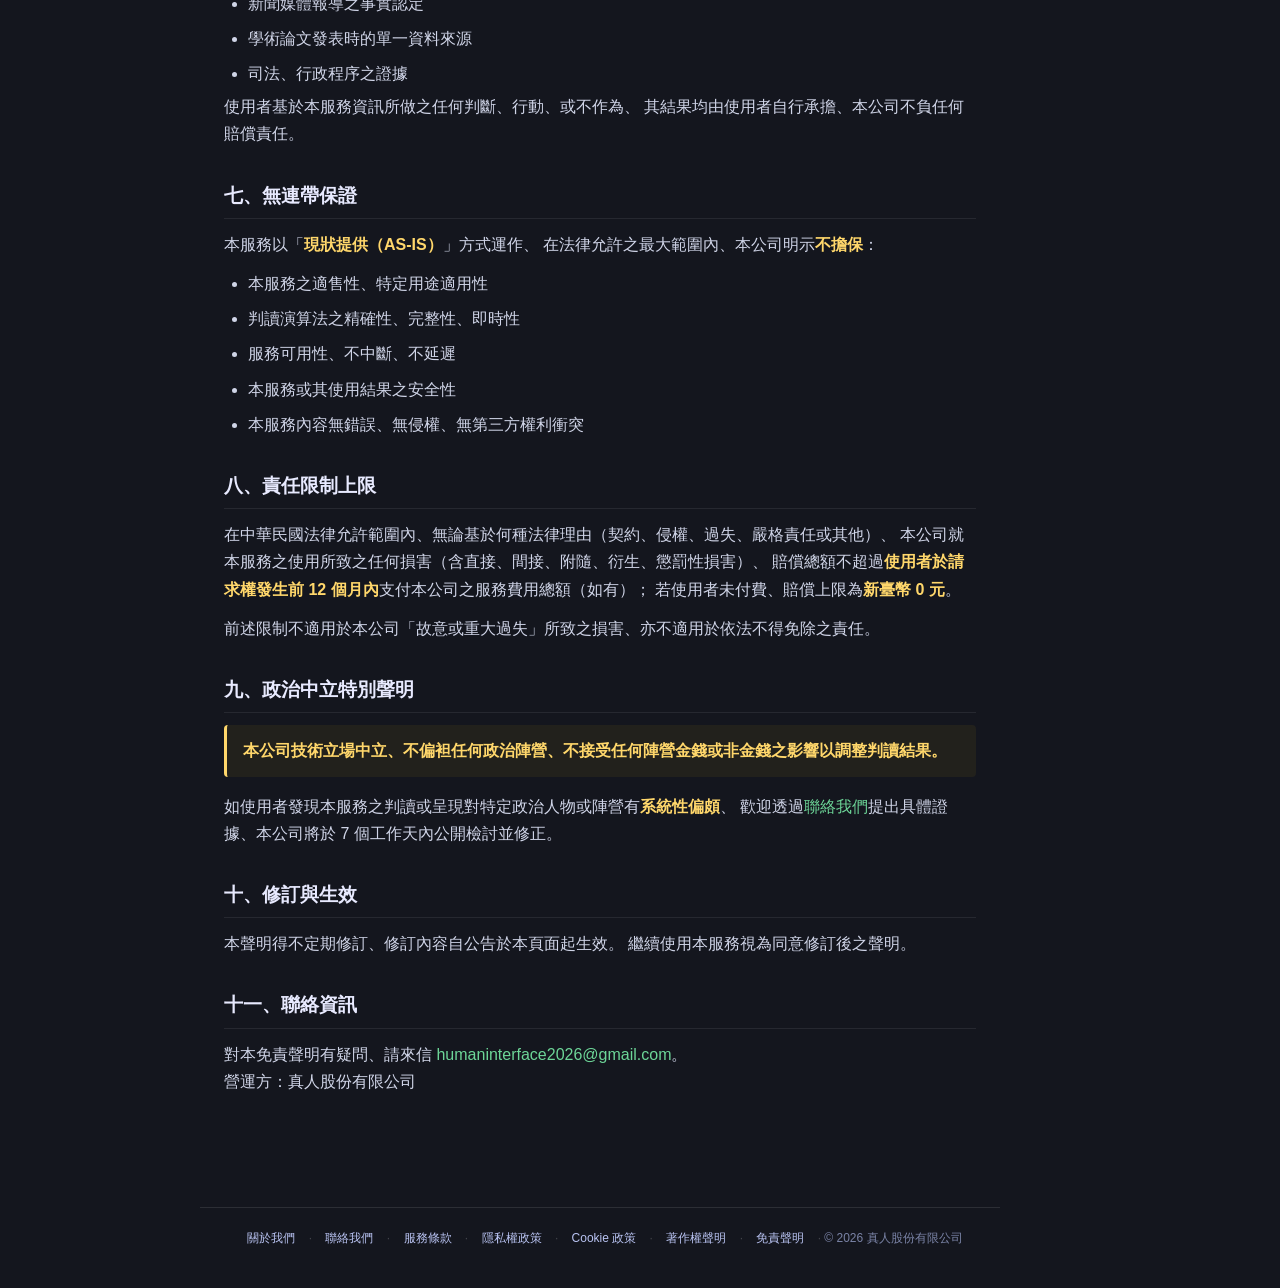
<file: disclaimer.html>
<!DOCTYPE html>
<html lang="zh-TW">
<head>
  <meta charset="UTF-8" />
  <meta name="viewport" content="width=device-width, initial-scale=1.0" />
  <title>免責聲明｜政治戰情儀表板</title>
  <link rel="stylesheet" href="./style.css?v=2026-05-20-legal" />
</head>
<body class="legal-page">
  <header class="legal-header">
    <a class="legal-back" href="./index.html">← 回儀表板</a>
    <h1>免責聲明</h1>
    <p class="legal-meta">最後更新：2026-05-20｜營運方：真人股份有限公司</p>
  </header>

  <main class="legal-body">
    <section>
      <h2>一、總則</h2>
      <p>
        本儀表板（以下稱「本服務」）由<strong>真人股份有限公司</strong>提供、
        僅供使用者作為<strong>輔助參考</strong>用途。
        使用本服務即視為您已閱讀、理解並同意本免責聲明全部內容。
      </p>
      <p class="callout">
        <strong>本服務不構成、亦不應被視為法律、財務、政治顧問、選舉策略或任何專業諮詢服務。</strong>
      </p>
    </section>

    <section>
      <h2>二、LLM 判讀準確性免責</h2>
      <p>
        本服務使用大型語言模型（LLM）與關鍵字規則對公開新聞與留言進行<strong>紅燈／黃燈／綠燈</strong>分類。
        儘管我們持續優化判讀準確度、但 LLM 判讀<strong>固有以下限制</strong>：
      </p>
      <ul>
        <li>對<strong>諷刺、反諷、反問、雙關語</strong>的識別可能失誤</li>
        <li>對<strong>多義詞、新興政治用語、迷因</strong>的理解可能延遲</li>
        <li>對<strong>跨議題引用、歷史脈絡</strong>的判讀可能不到位</li>
        <li>對<strong>方言、台語、混合語</strong>的處理能力有限</li>
        <li>分類結果可能因模型版本更新而出現一定程度變動</li>
      </ul>
      <p>
        因此、本公司<strong>不擔保</strong>任何單一筆判讀結果之精確性；
        使用者引用本服務分類結果作為決策依據時、應自行交叉驗證並承擔判斷風險。
      </p>
    </section>

    <section>
      <h2>三、資料即時性免責</h2>
      <p>
        本服務之資料來自公開新聞 RSS / sitemap、社群平台之公開貼文與留言。
        因下列因素、資料可能<strong>有延遲、有缺漏、有重複</strong>：
      </p>
      <ul>
        <li>來源網站更新頻率不同、且不在本公司控制範圍</li>
        <li>社群平台 API 變更、限流、暫停服務</li>
        <li>網路傳輸故障、本服務伺服器維護</li>
        <li>來源帳號鎖定、密碼變更等爬蟲影響</li>
      </ul>
      <p>
        本服務不保證資料能反映「即時」現實、亦不保證「完整涵蓋」所有相關訊息。
      </p>
    </section>

    <section>
      <h2>四、不代表官方立場</h2>
      <p>
        本服務所顯示之新聞、留言、政治人物相關資料、均為<strong>公開來源彙整</strong>、
        <strong>不代表</strong>當事政治人物、相關政黨、政府機關或任何媒體之立場、聲明或同意。
      </p>
      <p>
        本公司亦<strong>不代表</strong>任何政治陣營、政黨或候選人。
        詳見〈<a href="./about.html">關於我們</a>〉之政治中立宣言。
      </p>
    </section>

    <section>
      <h2>五、不擔保第三方連結</h2>
      <p>
        本服務內含許多對外連結（新聞網站、社群平台、政府資料源）。
        點擊後將離開本服務、進入第三方網站。
        該等第三方網站之內容、隱私政策、安全性、可用性<strong>非本公司控管</strong>、亦不為其負責。
      </p>
    </section>

    <section>
      <h2>六、不擔保決策後果</h2>
      <p>
        本服務僅作為<strong>資訊整理工具</strong>、絕非任何下列事項之依據：
      </p>
      <ul>
        <li>選舉投票或棄保決策</li>
        <li>政治獻金、捐款、競選資源配置</li>
        <li>政治人物個人聲譽評估</li>
        <li>新聞媒體報導之事實認定</li>
        <li>學術論文發表時的單一資料來源</li>
        <li>司法、行政程序之證據</li>
      </ul>
      <p>
        使用者基於本服務資訊所做之任何判斷、行動、或不作為、
        其結果均由使用者自行承擔、本公司不負任何賠償責任。
      </p>
    </section>

    <section>
      <h2>七、無連帶保證</h2>
      <p>
        本服務以「<strong>現狀提供（AS-IS）</strong>」方式運作、
        在法律允許之最大範圍內、本公司明示<strong>不擔保</strong>：
      </p>
      <ul>
        <li>本服務之適售性、特定用途適用性</li>
        <li>判讀演算法之精確性、完整性、即時性</li>
        <li>服務可用性、不中斷、不延遲</li>
        <li>本服務或其使用結果之安全性</li>
        <li>本服務內容無錯誤、無侵權、無第三方權利衝突</li>
      </ul>
    </section>

    <section>
      <h2>八、責任限制上限</h2>
      <p>
        在中華民國法律允許範圍內、無論基於何種法律理由（契約、侵權、過失、嚴格責任或其他）、
        本公司就本服務之使用所致之任何損害（含直接、間接、附隨、衍生、懲罰性損害）、
        賠償總額不超過<strong>使用者於請求權發生前 12 個月內</strong>支付本公司之服務費用總額（如有）；
        若使用者未付費、賠償上限為<strong>新臺幣 0 元</strong>。
      </p>
      <p>
        前述限制不適用於本公司「故意或重大過失」所致之損害、亦不適用於依法不得免除之責任。
      </p>
    </section>

    <section>
      <h2>九、政治中立特別聲明</h2>
      <p class="callout">
        <strong>本公司技術立場中立、不偏袒任何政治陣營、不接受任何陣營金錢或非金錢之影響以調整判讀結果。</strong>
      </p>
      <p>
        如使用者發現本服務之判讀或呈現對特定政治人物或陣營有<strong>系統性偏頗</strong>、
        歡迎透過<a href="./contact.html">聯絡我們</a>提出具體證據、本公司將於 7 個工作天內公開檢討並修正。
      </p>
    </section>

    <section>
      <h2>十、修訂與生效</h2>
      <p>
        本聲明得不定期修訂、修訂內容自公告於本頁面起生效。
        繼續使用本服務視為同意修訂後之聲明。
      </p>
    </section>

    <section>
      <h2>十一、聯絡資訊</h2>
      <p>
        對本免責聲明有疑問、請來信
        <a href="mailto:humaninterface2026@gmail.com">humaninterface2026@gmail.com</a>。
        <br>營運方：真人股份有限公司
      </p>
    </section>
  </main>

  <footer class="legal-footer">
    <a href="./about.html">關於我們</a>
    <span class="sep">·</span>
    <a href="./contact.html">聯絡我們</a>
    <span class="sep">·</span>
    <a href="./terms.html">服務條款</a>
    <span class="sep">·</span>
    <a href="./privacy.html">隱私權政策</a>
    <span class="sep">·</span>
    <a href="./cookies.html">Cookie 政策</a>
    <span class="sep">·</span>
    <a href="./copyright.html">著作權聲明</a>
    <span class="sep">·</span>
    <a href="./disclaimer.html">免責聲明</a>
    <span class="sep">·</span>
    <span>© 2026 真人股份有限公司</span>
  </footer>
</body>
</html>
</file>
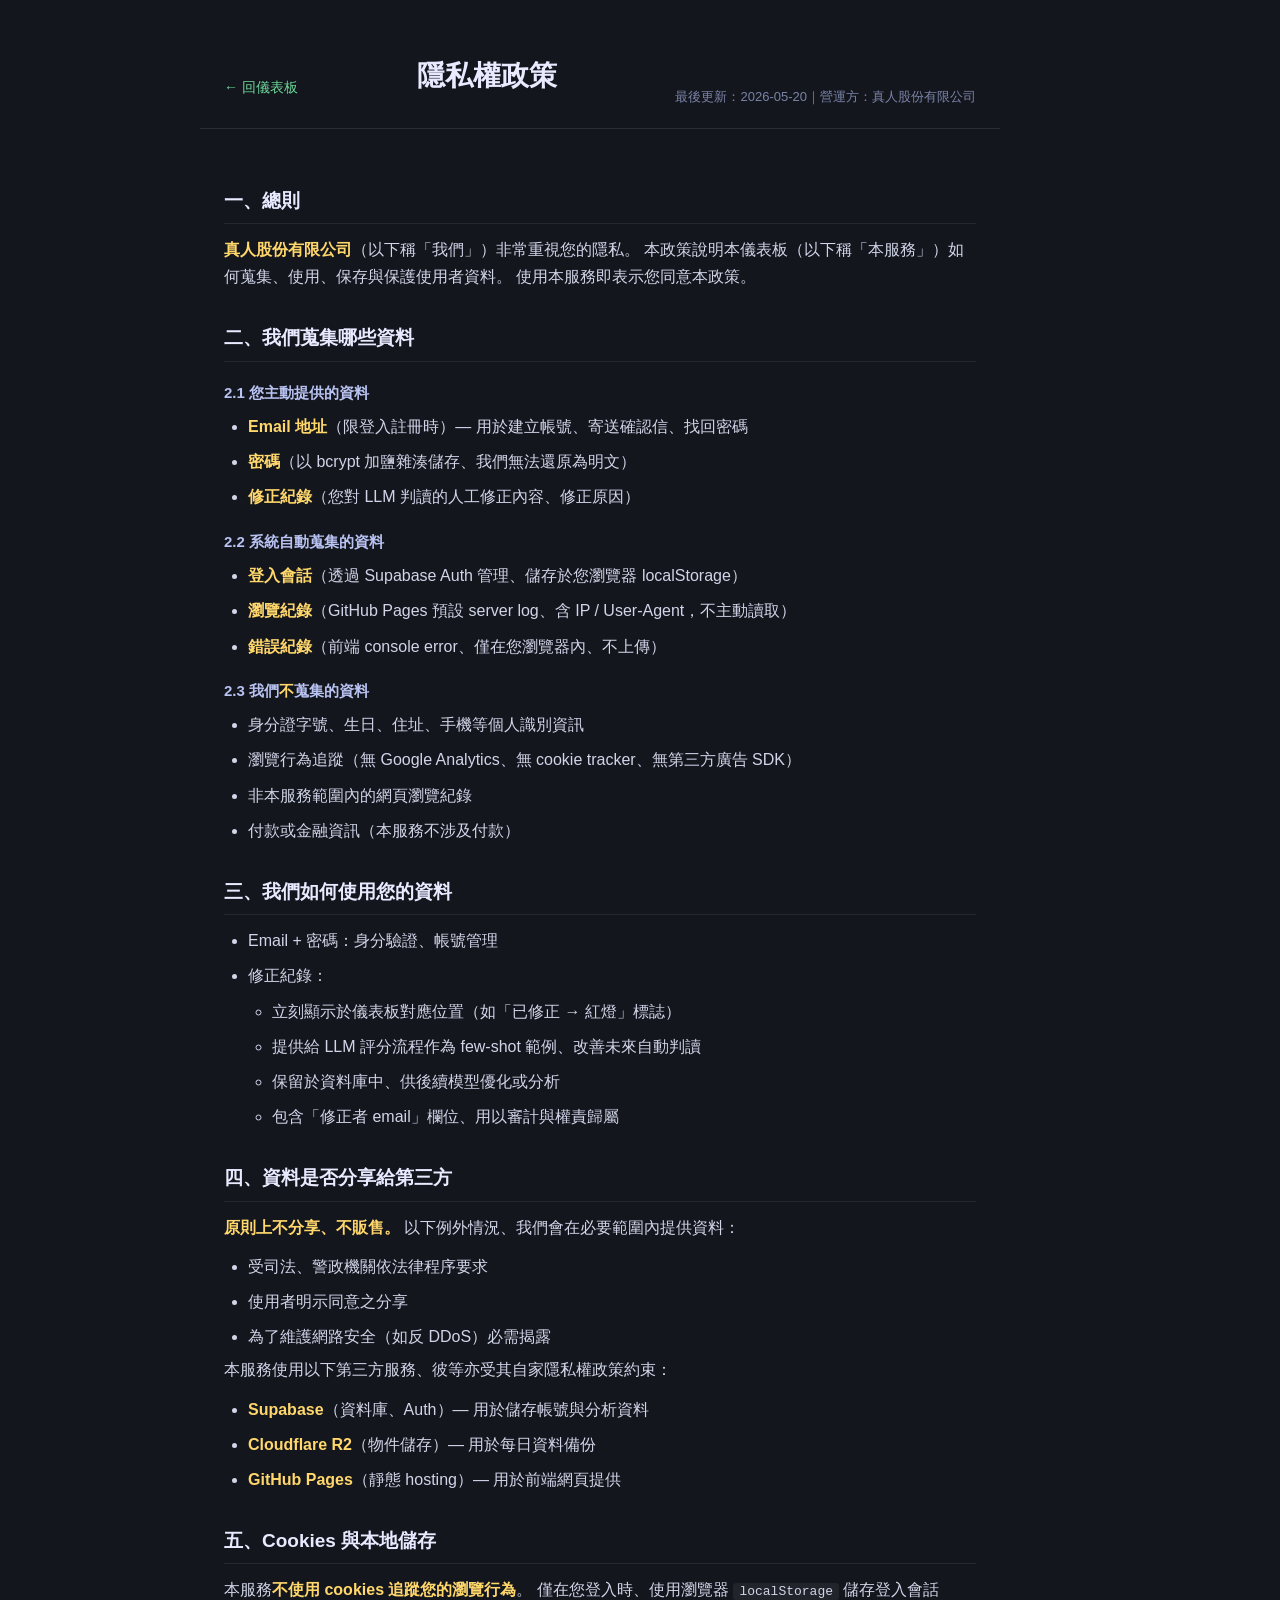
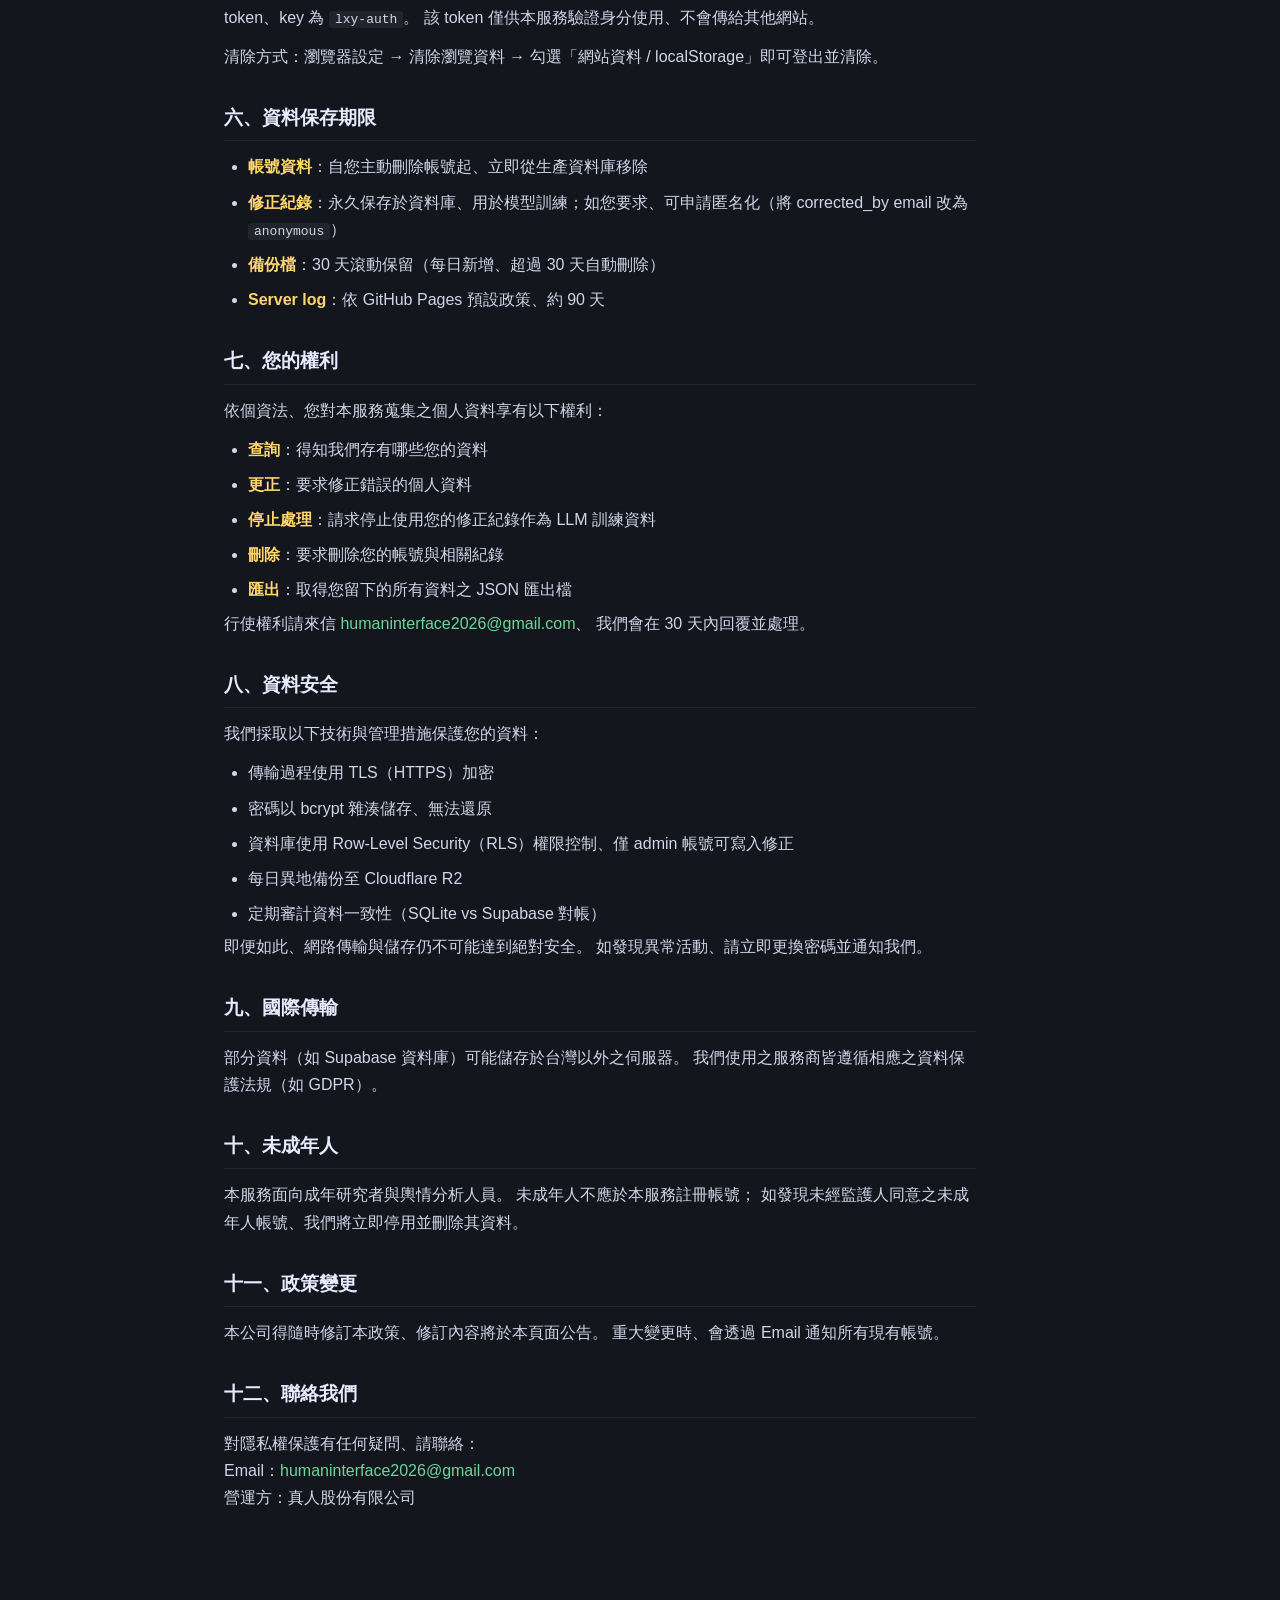
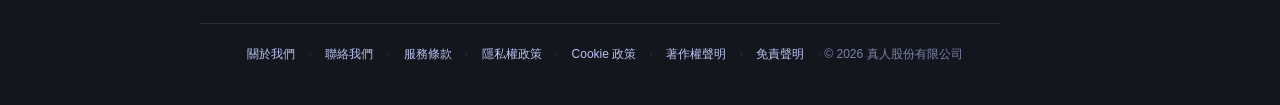
<file: privacy.html>
<!DOCTYPE html>
<html lang="zh-TW">
<head>
  <meta charset="UTF-8" />
  <meta name="viewport" content="width=device-width, initial-scale=1.0" />
  <title>隱私權政策｜政治戰情儀表板</title>
  <link rel="stylesheet" href="./style.css?v=2026-05-20-legal" />
</head>
<body class="legal-page">
  <header class="legal-header">
    <a class="legal-back" href="./index.html">← 回儀表板</a>
    <h1>隱私權政策</h1>
    <p class="legal-meta">最後更新：2026-05-20｜營運方：真人股份有限公司</p>
  </header>

  <main class="legal-body">
    <section>
      <h2>一、總則</h2>
      <p>
        <strong>真人股份有限公司</strong>（以下稱「我們」）非常重視您的隱私。
        本政策說明本儀表板（以下稱「本服務」）如何蒐集、使用、保存與保護使用者資料。
        使用本服務即表示您同意本政策。
      </p>
    </section>

    <section>
      <h2>二、我們蒐集哪些資料</h2>

      <h3>2.1 您主動提供的資料</h3>
      <ul>
        <li><strong>Email 地址</strong>（限登入註冊時）— 用於建立帳號、寄送確認信、找回密碼</li>
        <li><strong>密碼</strong>（以 bcrypt 加鹽雜湊儲存、我們無法還原為明文）</li>
        <li><strong>修正紀錄</strong>（您對 LLM 判讀的人工修正內容、修正原因）</li>
      </ul>

      <h3>2.2 系統自動蒐集的資料</h3>
      <ul>
        <li><strong>登入會話</strong>（透過 Supabase Auth 管理、儲存於您瀏覽器 localStorage）</li>
        <li><strong>瀏覽紀錄</strong>（GitHub Pages 預設 server log、含 IP / User-Agent，不主動讀取）</li>
        <li><strong>錯誤紀錄</strong>（前端 console error、僅在您瀏覽器內、不上傳）</li>
      </ul>

      <h3>2.3 我們<strong>不</strong>蒐集的資料</h3>
      <ul>
        <li>身分證字號、生日、住址、手機等個人識別資訊</li>
        <li>瀏覽行為追蹤（無 Google Analytics、無 cookie tracker、無第三方廣告 SDK）</li>
        <li>非本服務範圍內的網頁瀏覽紀錄</li>
        <li>付款或金融資訊（本服務不涉及付款）</li>
      </ul>
    </section>

    <section>
      <h2>三、我們如何使用您的資料</h2>
      <ul>
        <li>Email + 密碼：身分驗證、帳號管理</li>
        <li>修正紀錄：
          <ul>
            <li>立刻顯示於儀表板對應位置（如「已修正 → 紅燈」標誌）</li>
            <li>提供給 LLM 評分流程作為 few-shot 範例、改善未來自動判讀</li>
            <li>保留於資料庫中、供後續模型優化或分析</li>
            <li>包含「修正者 email」欄位、用以審計與權責歸屬</li>
          </ul>
        </li>
      </ul>
    </section>

    <section>
      <h2>四、資料是否分享給第三方</h2>
      <p>
        <strong>原則上不分享、不販售。</strong>
        以下例外情況、我們會在必要範圍內提供資料：
      </p>
      <ul>
        <li>受司法、警政機關依法律程序要求</li>
        <li>使用者明示同意之分享</li>
        <li>為了維護網路安全（如反 DDoS）必需揭露</li>
      </ul>
      <p>
        本服務使用以下第三方服務、彼等亦受其自家隱私權政策約束：
      </p>
      <ul>
        <li><strong>Supabase</strong>（資料庫、Auth）— 用於儲存帳號與分析資料</li>
        <li><strong>Cloudflare R2</strong>（物件儲存）— 用於每日資料備份</li>
        <li><strong>GitHub Pages</strong>（靜態 hosting）— 用於前端網頁提供</li>
      </ul>
    </section>

    <section>
      <h2>五、Cookies 與本地儲存</h2>
      <p>
        本服務<strong>不使用 cookies 追蹤您的瀏覽行為</strong>。
        僅在您登入時、使用瀏覽器 <code>localStorage</code> 儲存登入會話 token、key 為 <code>lxy-auth</code>。
        該 token 僅供本服務驗證身分使用、不會傳給其他網站。
      </p>
      <p>
        清除方式：瀏覽器設定 → 清除瀏覽資料 → 勾選「網站資料 / localStorage」即可登出並清除。
      </p>
    </section>

    <section>
      <h2>六、資料保存期限</h2>
      <ul>
        <li><strong>帳號資料</strong>：自您主動刪除帳號起、立即從生產資料庫移除</li>
        <li><strong>修正紀錄</strong>：永久保存於資料庫、用於模型訓練；如您要求、可申請匿名化（將 corrected_by email 改為 <code>anonymous</code>）</li>
        <li><strong>備份檔</strong>：30 天滾動保留（每日新增、超過 30 天自動刪除）</li>
        <li><strong>Server log</strong>：依 GitHub Pages 預設政策、約 90 天</li>
      </ul>
    </section>

    <section>
      <h2>七、您的權利</h2>
      <p>依個資法、您對本服務蒐集之個人資料享有以下權利：</p>
      <ul>
        <li><strong>查詢</strong>：得知我們存有哪些您的資料</li>
        <li><strong>更正</strong>：要求修正錯誤的個人資料</li>
        <li><strong>停止處理</strong>：請求停止使用您的修正紀錄作為 LLM 訓練資料</li>
        <li><strong>刪除</strong>：要求刪除您的帳號與相關紀錄</li>
        <li><strong>匯出</strong>：取得您留下的所有資料之 JSON 匯出檔</li>
      </ul>
      <p>
        行使權利請來信
        <a href="mailto:humaninterface2026@gmail.com">humaninterface2026@gmail.com</a>、
        我們會在 30 天內回覆並處理。
      </p>
    </section>

    <section>
      <h2>八、資料安全</h2>
      <p>我們採取以下技術與管理措施保護您的資料：</p>
      <ul>
        <li>傳輸過程使用 TLS（HTTPS）加密</li>
        <li>密碼以 bcrypt 雜湊儲存、無法還原</li>
        <li>資料庫使用 Row-Level Security（RLS）權限控制、僅 admin 帳號可寫入修正</li>
        <li>每日異地備份至 Cloudflare R2</li>
        <li>定期審計資料一致性（SQLite vs Supabase 對帳）</li>
      </ul>
      <p>
        即便如此、網路傳輸與儲存仍不可能達到絕對安全。
        如發現異常活動、請立即更換密碼並通知我們。
      </p>
    </section>

    <section>
      <h2>九、國際傳輸</h2>
      <p>
        部分資料（如 Supabase 資料庫）可能儲存於台灣以外之伺服器。
        我們使用之服務商皆遵循相應之資料保護法規（如 GDPR）。
      </p>
    </section>

    <section>
      <h2>十、未成年人</h2>
      <p>
        本服務面向成年研究者與輿情分析人員。
        未成年人不應於本服務註冊帳號；
        如發現未經監護人同意之未成年人帳號、我們將立即停用並刪除其資料。
      </p>
    </section>

    <section>
      <h2>十一、政策變更</h2>
      <p>
        本公司得隨時修訂本政策、修訂內容將於本頁面公告。
        重大變更時、會透過 Email 通知所有現有帳號。
      </p>
    </section>

    <section>
      <h2>十二、聯絡我們</h2>
      <p>
        對隱私權保護有任何疑問、請聯絡：
        <br>Email：<a href="mailto:humaninterface2026@gmail.com">humaninterface2026@gmail.com</a>
        <br>營運方：真人股份有限公司
      </p>
    </section>
  </main>

  <footer class="legal-footer">
    <a href="./about.html">關於我們</a>
    <span class="sep">·</span>
    <a href="./contact.html">聯絡我們</a>
    <span class="sep">·</span>
    <a href="./terms.html">服務條款</a>
    <span class="sep">·</span>
    <a href="./privacy.html">隱私權政策</a>
    <span class="sep">·</span>
    <a href="./cookies.html">Cookie 政策</a>
    <span class="sep">·</span>
    <a href="./copyright.html">著作權聲明</a>
    <span class="sep">·</span>
    <a href="./disclaimer.html">免責聲明</a>
    <span class="sep">·</span>
    <span>© 2026 真人股份有限公司</span>
  </footer>
</body>
</html>
</file>
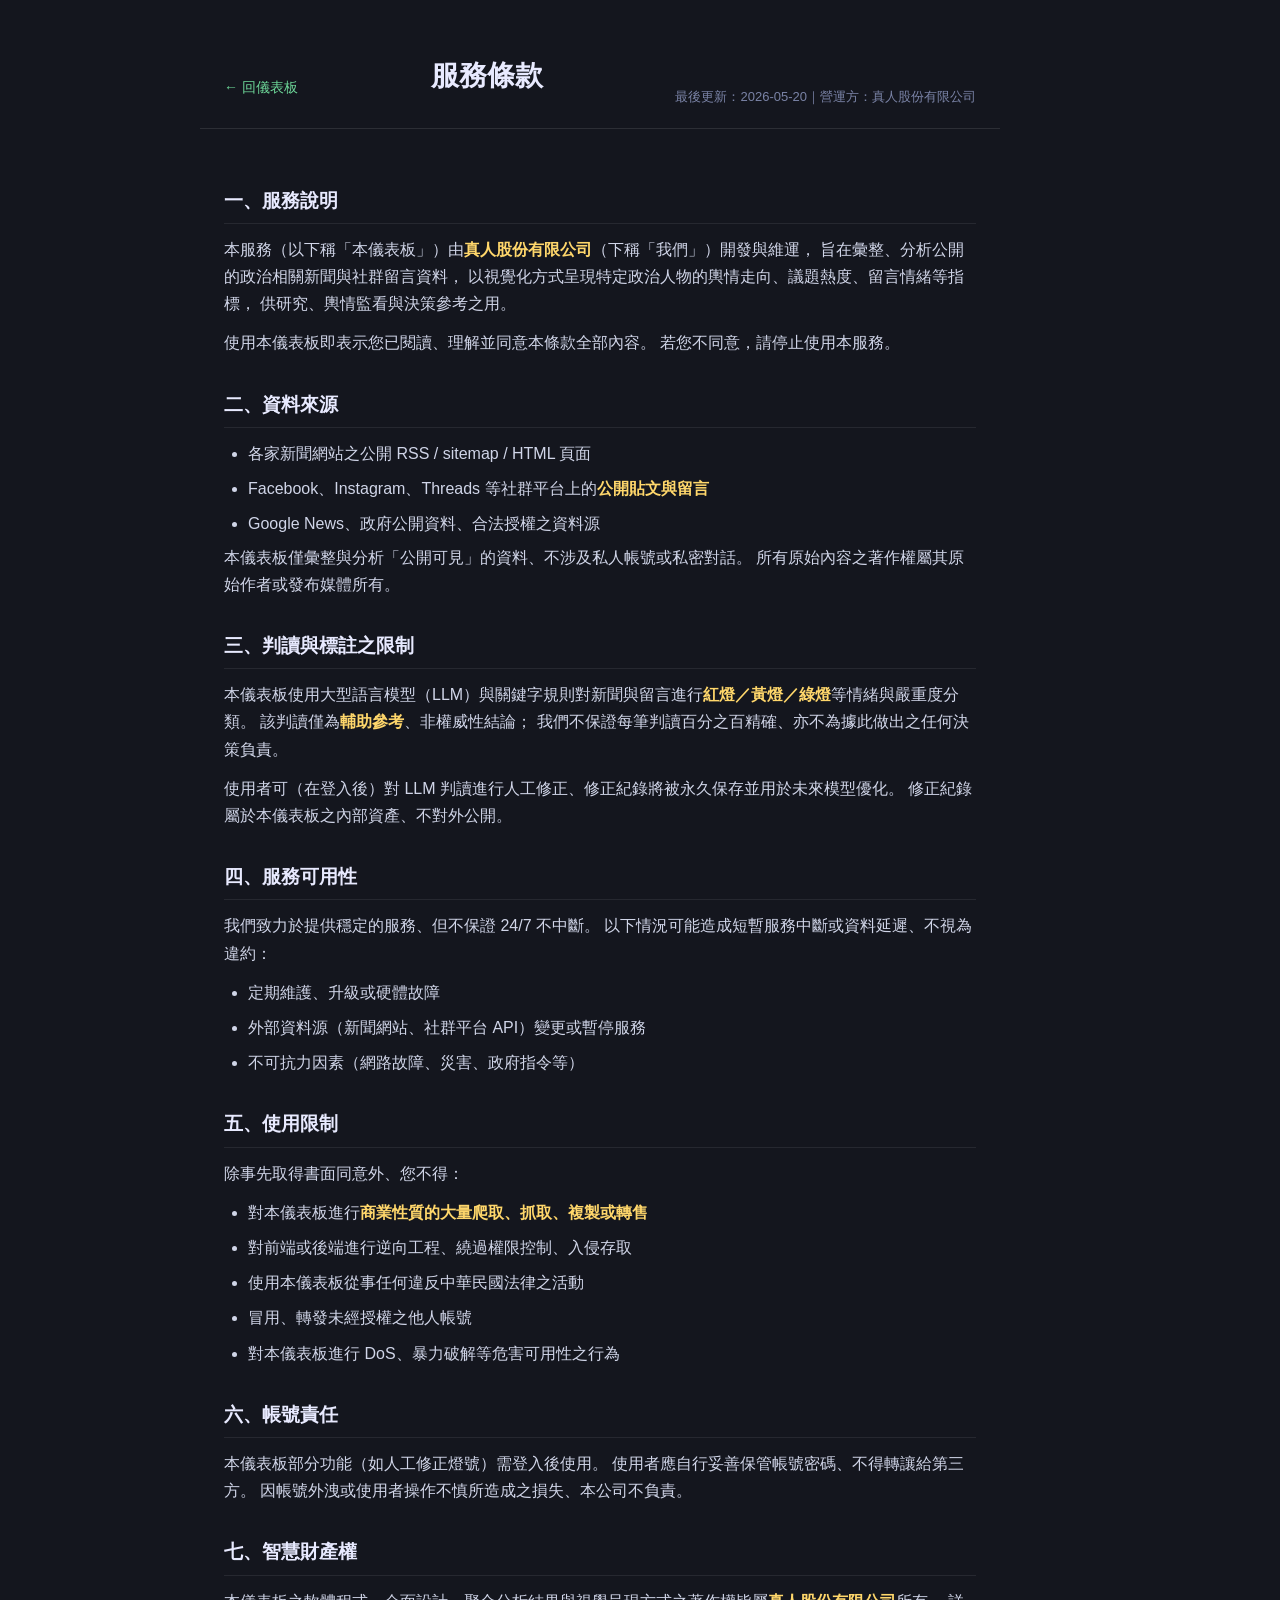
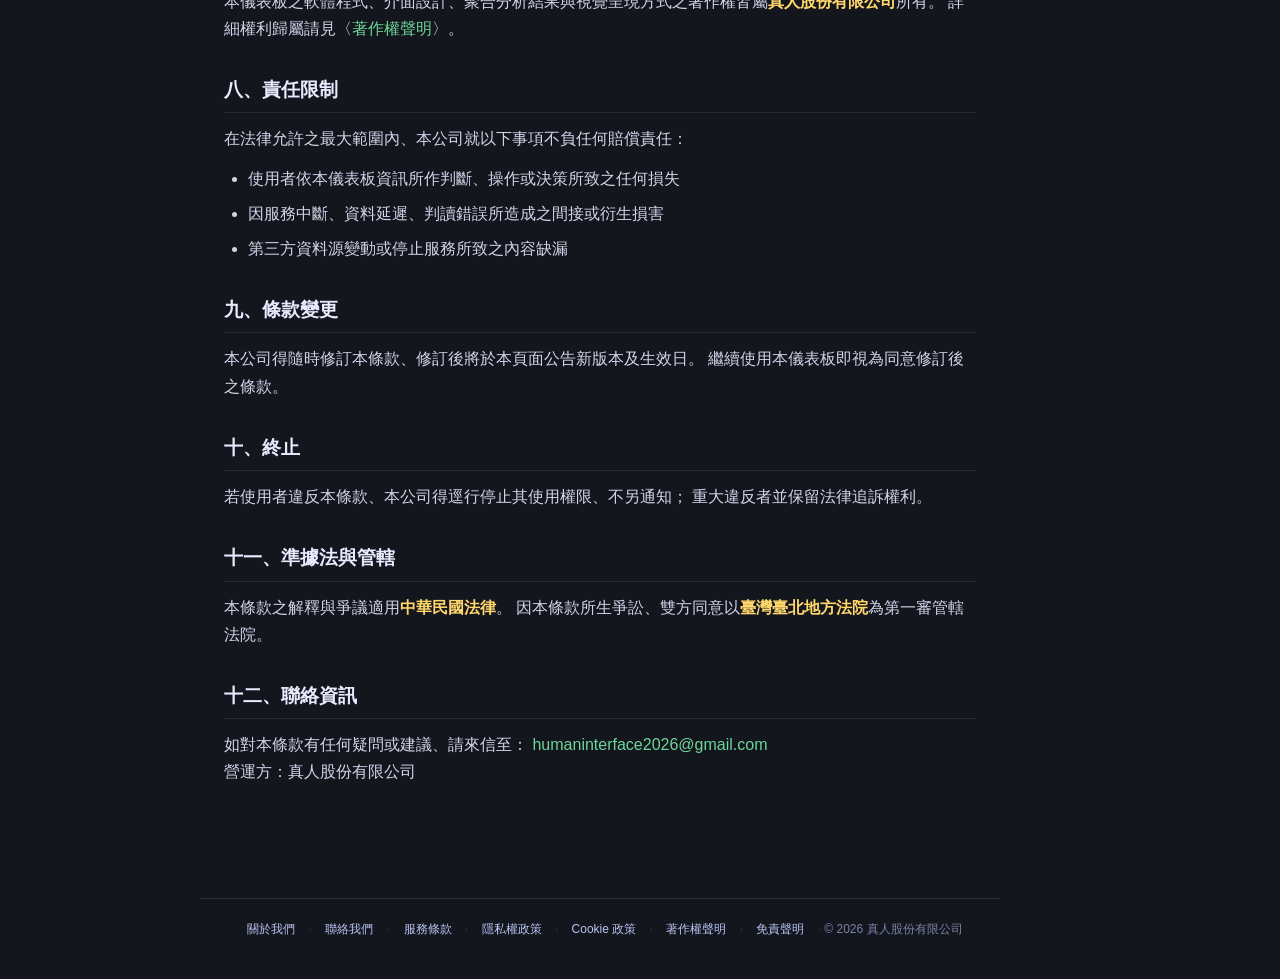
<file: terms.html>
<!DOCTYPE html>
<html lang="zh-TW">
<head>
  <meta charset="UTF-8" />
  <meta name="viewport" content="width=device-width, initial-scale=1.0" />
  <title>服務條款｜政治戰情儀表板</title>
  <link rel="stylesheet" href="./style.css?v=2026-05-20-legal" />
</head>
<body class="legal-page">
  <header class="legal-header">
    <a class="legal-back" href="./index.html">← 回儀表板</a>
    <h1>服務條款</h1>
    <p class="legal-meta">最後更新：2026-05-20｜營運方：真人股份有限公司</p>
  </header>

  <main class="legal-body">
    <section>
      <h2>一、服務說明</h2>
      <p>
        本服務（以下稱「本儀表板」）由<strong>真人股份有限公司</strong>（下稱「我們」）開發與維運，
        旨在彙整、分析公開的政治相關新聞與社群留言資料，
        以視覺化方式呈現特定政治人物的輿情走向、議題熱度、留言情緒等指標，
        供研究、輿情監看與決策參考之用。
      </p>
      <p>
        使用本儀表板即表示您已閱讀、理解並同意本條款全部內容。
        若您不同意，請停止使用本服務。
      </p>
    </section>

    <section>
      <h2>二、資料來源</h2>
      <ul>
        <li>各家新聞網站之公開 RSS / sitemap / HTML 頁面</li>
        <li>Facebook、Instagram、Threads 等社群平台上的<strong>公開貼文與留言</strong></li>
        <li>Google News、政府公開資料、合法授權之資料源</li>
      </ul>
      <p>
        本儀表板僅彙整與分析「公開可見」的資料、不涉及私人帳號或私密對話。
        所有原始內容之著作權屬其原始作者或發布媒體所有。
      </p>
    </section>

    <section>
      <h2>三、判讀與標註之限制</h2>
      <p>
        本儀表板使用大型語言模型（LLM）與關鍵字規則對新聞與留言進行<strong>紅燈／黃燈／綠燈</strong>等情緒與嚴重度分類。
        該判讀僅為<strong>輔助參考</strong>、非權威性結論；
        我們不保證每筆判讀百分之百精確、亦不為據此做出之任何決策負責。
      </p>
      <p>
        使用者可（在登入後）對 LLM 判讀進行人工修正、修正紀錄將被永久保存並用於未來模型優化。
        修正紀錄屬於本儀表板之內部資產、不對外公開。
      </p>
    </section>

    <section>
      <h2>四、服務可用性</h2>
      <p>
        我們致力於提供穩定的服務、但不保證 24/7 不中斷。
        以下情況可能造成短暫服務中斷或資料延遲、不視為違約：
      </p>
      <ul>
        <li>定期維護、升級或硬體故障</li>
        <li>外部資料源（新聞網站、社群平台 API）變更或暫停服務</li>
        <li>不可抗力因素（網路故障、災害、政府指令等）</li>
      </ul>
    </section>

    <section>
      <h2>五、使用限制</h2>
      <p>除事先取得書面同意外、您不得：</p>
      <ul>
        <li>對本儀表板進行<strong>商業性質的大量爬取、抓取、複製或轉售</strong></li>
        <li>對前端或後端進行逆向工程、繞過權限控制、入侵存取</li>
        <li>使用本儀表板從事任何違反中華民國法律之活動</li>
        <li>冒用、轉發未經授權之他人帳號</li>
        <li>對本儀表板進行 DoS、暴力破解等危害可用性之行為</li>
      </ul>
    </section>

    <section>
      <h2>六、帳號責任</h2>
      <p>
        本儀表板部分功能（如人工修正燈號）需登入後使用。
        使用者應自行妥善保管帳號密碼、不得轉讓給第三方。
        因帳號外洩或使用者操作不慎所造成之損失、本公司不負責。
      </p>
    </section>

    <section>
      <h2>七、智慧財產權</h2>
      <p>
        本儀表板之軟體程式、介面設計、聚合分析結果與視覺呈現方式之著作權皆屬<strong>真人股份有限公司</strong>所有。
        詳細權利歸屬請見〈<a href="./copyright.html">著作權聲明</a>〉。
      </p>
    </section>

    <section>
      <h2>八、責任限制</h2>
      <p>
        在法律允許之最大範圍內、本公司就以下事項不負任何賠償責任：
      </p>
      <ul>
        <li>使用者依本儀表板資訊所作判斷、操作或決策所致之任何損失</li>
        <li>因服務中斷、資料延遲、判讀錯誤所造成之間接或衍生損害</li>
        <li>第三方資料源變動或停止服務所致之內容缺漏</li>
      </ul>
    </section>

    <section>
      <h2>九、條款變更</h2>
      <p>
        本公司得隨時修訂本條款、修訂後將於本頁面公告新版本及生效日。
        繼續使用本儀表板即視為同意修訂後之條款。
      </p>
    </section>

    <section>
      <h2>十、終止</h2>
      <p>
        若使用者違反本條款、本公司得逕行停止其使用權限、不另通知；
        重大違反者並保留法律追訴權利。
      </p>
    </section>

    <section>
      <h2>十一、準據法與管轄</h2>
      <p>
        本條款之解釋與爭議適用<strong>中華民國法律</strong>。
        因本條款所生爭訟、雙方同意以<strong>臺灣臺北地方法院</strong>為第一審管轄法院。
      </p>
    </section>

    <section>
      <h2>十二、聯絡資訊</h2>
      <p>
        如對本條款有任何疑問或建議、請來信至：
        <a href="mailto:humaninterface2026@gmail.com">humaninterface2026@gmail.com</a>
        <br>
        營運方：真人股份有限公司
      </p>
    </section>
  </main>

  <footer class="legal-footer">
    <a href="./about.html">關於我們</a>
    <span class="sep">·</span>
    <a href="./contact.html">聯絡我們</a>
    <span class="sep">·</span>
    <a href="./terms.html">服務條款</a>
    <span class="sep">·</span>
    <a href="./privacy.html">隱私權政策</a>
    <span class="sep">·</span>
    <a href="./cookies.html">Cookie 政策</a>
    <span class="sep">·</span>
    <a href="./copyright.html">著作權聲明</a>
    <span class="sep">·</span>
    <a href="./disclaimer.html">免責聲明</a>
    <span class="sep">·</span>
    <span>© 2026 真人股份有限公司</span>
  </footer>
</body>
</html>
</file>
<file: style.css>
*{box-sizing:border-box}
body{font-family:-apple-system,BlinkMacSystemFont,'Segoe UI',Roboto,sans-serif;background:#0b1020;color:#e8ecff;margin:0;padding:16px;max-width:1200px;margin-inline:auto;line-height:1.45}
button.mode-btn{padding:6px 14px;background:#16203f;color:#b9c3f2;border:1px solid #2a335f;border-radius:5px;cursor:pointer;font-size:13px;transition:background 0.15s, color 0.15s}
button.mode-btn:hover{background:#1d2b50;color:#e8ecff}
button.mode-btn.is-active{background:#5a79ff;color:#0a0e1a;border-color:#5a79ff;font-weight:600}
button.light-item{display:inline-block;padding:2px 8px;background:transparent;color:inherit;border:1px solid transparent;border-radius:4px;font-size:inherit;cursor:pointer;transition:background 0.12s, border-color 0.12s}
button.light-item:hover{background:#16203f;border-color:#5a79ff}
.light-item-empty{display:inline-block;padding:2px 8px;color:#6b7280;font-size:inherit}
.stream-row{display:flex;flex-wrap:wrap;gap:8px;margin-bottom:4px}
button.stream-btn{padding:5px 12px;background:#0c1228;border:1px solid #2a335f;border-radius:5px;font-size:13px;font-weight:600;cursor:pointer;transition:background 0.12s,transform 0.05s}
button.stream-btn:hover{background:#16203f;transform:translateY(-1px)}
button.stream-btn:active{transform:translateY(0)}
.stream-btn-empty{padding:5px 12px;background:#0c1228;border:1px solid #1a2241;border-radius:5px;font-size:13px;color:#5a679a}
header{display:flex;justify-content:space-between;align-items:end;gap:12px;margin-bottom:16px;flex-wrap:wrap}
h1{margin:0;font-size:clamp(22px,5vw,32px)}
#updated{margin:0;color:#b9c3f2;font-size:13px}
.cards{display:grid;grid-template-columns:repeat(auto-fit,minmax(150px,1fr));gap:10px;margin-bottom:14px}
.card,.panel{background:#121935;border:1px solid #2a335f;border-radius:12px;padding:12px;min-width:0}
.card h3{margin:0 0 6px 0;font-size:14px;color:#b9c3f2}
.card.card-clickable{cursor:pointer;transition:background 0.15s,border-color 0.15s,transform 0.1s}
.card.card-clickable:hover{background:#16203f;border-color:#3a5cd0;transform:translateY(-1px)}
.card.card-clickable::after{content:'⤴';position:absolute;top:6px;right:8px;color:#5a79ff;font-size:11px;opacity:0.5}
.card.card-clickable{position:relative}
#hourChart{cursor:pointer}
.num{font-size:24px;font-weight:700;word-break:break-word}
.panel{margin-bottom:14px}
.panel h2{margin:0 0 8px 0;font-size:18px}
.panel h3{margin:0 0 6px 0;font-size:15px;color:#b9c3f2}
.panel-toggle{width:100%;display:flex;align-items:center;justify-content:space-between;gap:10px;background:transparent;border:0;color:inherit;padding:0;cursor:pointer;text-align:left}
.panel-toggle h2{margin:0}
.panel-content{margin-top:8px}
.chev{font-size:18px;color:#9fb0ea;transition:transform .18s ease}
.collapsible.collapsed .panel-content{display:none}
.collapsible.collapsed .chev{transform:rotate(-90deg)}
a{color:#7fc0ff;text-decoration:none;overflow-wrap:anywhere;word-break:break-word}
a:hover{text-decoration:underline}
.badge{padding:4px 10px;border-radius:999px;font-weight:700;display:inline-block}
.紅{background:#5b1d2a;color:#ffb3bf}.黃{background:#594a16;color:#ffe08a}.綠{background:#1a5031;color:#9ff0b5}
ul,ol{padding-left:20px;margin:0}
li{margin:8px 0;overflow-wrap:anywhere;word-break:break-word}
.two-col{display:grid;grid-template-columns:1fr 1fr;gap:14px}
canvas{max-width:100%;margin:4px 0 8px 0}
#incidentMap{height:380px;border-radius:12px;overflow:hidden;border:1px solid #2a335f}
.map-popup{font-size:12px;line-height:1.5;color:#111}
#hotspotSuggestions .chip{display:inline-block;padding:2px 8px;border-radius:999px;background:#1d2a4f;border:1px solid #2a335f;margin:3px 4px 0 0;color:#d8e2ff;font-size:12px}
.hint{margin:0 0 10px 0;color:#9fb0ea;font-size:13px}
.platform-box{border:1px solid #2a335f;border-radius:10px;padding:10px;margin:10px 0;background:#0f1630}
.platform-box h3{margin:0 0 6px 0;font-size:14px;color:#d8e2ff}
.platform-box ol{margin:0;padding-left:18px}
.platform-box li{margin:6px 0}

/* ============ Social signal cards (now clickable) ============ */
.social-signal-grid{display:grid;grid-template-columns:repeat(auto-fit,minmax(220px,1fr));gap:10px}
.social-card{border:1px solid #2a335f;border-radius:10px;padding:10px;background:#0f1630;cursor:pointer;transition:border-color .15s,transform .1s,background .15s;text-align:left;color:inherit;font:inherit}
.social-card:hover{border-color:#5a79ff;background:#131d45}
.social-card:active{transform:scale(0.99)}
.social-card:focus-visible{outline:2px solid #7fc0ff;outline-offset:2px}
.social-card h3{margin:0 0 8px 0;color:#d8e2ff;font-size:15px}
.social-row{display:flex;gap:8px;align-items:center;justify-content:space-between;font-size:14px;margin:6px 0}
.social-row .tag{font-weight:700}
.social-card .drill-hint{margin-top:8px;font-size:11px;color:#8da0d8;opacity:.7;font-style:italic}

/* ============ Topic heat panel ============ */
.topic-controls{display:flex;align-items:center;gap:10px;flex-wrap:wrap;margin-bottom:8px}
.topic-controls label{color:#b9c3f2;font-size:13px}
#topicSelect{background:#1d2a4f;border:1px solid #2a335f;color:#e8ecff;padding:6px 10px;border-radius:8px;font-size:14px;min-width:160px;cursor:pointer}
#topicSelect:focus-visible{outline:2px solid #7fc0ff;outline-offset:2px}
.topic-info{color:#9fb0ea;font-size:12px}
.topic-section-title{margin-top:14px}
.topic-trends-meta{margin:8px 0 10px 0;color:#b9c3f2;font-size:12.5px}
.topic-trends-meta .trends-warn{color:#ffe08a;font-weight:600}
.topic-external-row{display:flex;gap:10px;align-items:center;flex-wrap:wrap;margin:6px 0 14px 0}
.topic-external-btn{display:inline-flex;align-items:center;gap:8px;background:#2b4b9e;border:1px solid #5a79ff;color:#fff !important;padding:8px 14px;border-radius:8px;font-size:14px;font-weight:600;text-decoration:none;transition:background .15s,transform .08s}
.topic-external-btn:hover{background:#345bbd;text-decoration:none}
.topic-external-btn:active{transform:scale(0.99)}
.topic-external-hint{color:#8da0d8;font-size:12px}

.topic-custom-row{display:flex;gap:10px;align-items:center;flex-wrap:wrap;margin:10px 0 18px 0;padding:12px 14px;border:1px dashed #4a5680;border-radius:8px;background:#161b38}
.topic-custom-row label{color:#b9c3f2;font-size:13px;font-weight:600}
.topic-custom-row input[type="text"]{background:#0f1330;color:#e8eaff;border:1px solid #2a3360;border-radius:6px;padding:6px 10px;font-size:14px;min-width:200px;outline:none;transition:border-color .15s}
.topic-custom-row input[type="text"]:focus{border-color:#5a79ff}
.topic-custom-row select{background:#0f1330;color:#e8eaff;border:1px solid #2a3360;border-radius:6px;padding:6px 8px;font-size:13px;cursor:pointer}
.topic-custom-row button#topicCustomBtn{background:#2b4b9e;border:1px solid #5a79ff;color:#fff;padding:7px 14px;border-radius:6px;font-size:14px;font-weight:600;cursor:pointer;transition:background .15s}
.topic-custom-row button#topicCustomBtn:hover{background:#345bbd}
.topic-custom-recent{flex-basis:100%;display:flex;gap:6px;align-items:center;flex-wrap:wrap;margin-top:6px}
.topic-custom-recent .recent-label{color:#8da0d8;font-size:12px}
.topic-custom-recent .recent-chip{background:#1c2342;color:#e8eaff;border:1px solid #2a3360;border-radius:14px;padding:3px 10px;font-size:12px;cursor:pointer;transition:background .15s,border-color .15s}
.topic-custom-recent .recent-chip:hover{background:#2a3360;border-color:#5a79ff}
.topic-custom-recent .recent-clear{background:transparent;color:#8da0d8;border:none;cursor:pointer;font-size:13px;margin-left:4px}
.topic-custom-recent .recent-clear:hover{color:#ff5757}

.topic-custom-external{display:inline-flex;align-items:center;gap:4px;background:transparent;color:#79a4ff !important;border:1px solid #2a3360;border-radius:6px;padding:7px 12px;font-size:13px;font-weight:500;text-decoration:none;transition:border-color .15s,background .15s}
.topic-custom-external:hover{border-color:#5a79ff;background:#1c2342;text-decoration:none}

.topic-custom-embed{margin:0 0 18px 0}
.topic-custom-embed:empty{display:none}
.topic-custom-embed-header{color:#b9c3f2;font-size:13px;padding:8px 12px;background:#1c2342;border:1px solid #2a3360;border-bottom:none;border-radius:8px 8px 0 0;display:flex;flex-wrap:wrap;align-items:center;gap:10px}
.topic-custom-embed-hint{color:#8da0d8;font-size:12px;margin-left:auto}
.topic-custom-embed-hint .muted{color:#6a7aa8}
.topic-custom-embed-iframe{width:100%;height:480px;border:1px solid #2a3360;border-radius:0 0 8px 8px;background:#fff;display:block}

/* ============ Red-ratio alert banner ============ */
.alert-banner{padding:12px 16px;border-radius:10px;font-weight:600;margin-bottom:14px;display:flex;gap:10px;align-items:center;animation:alertPulse 2.2s ease-in-out infinite}
.alert-banner.hidden{display:none}
.alert-banner.level-red{background:linear-gradient(90deg,#5b1d2a,#7a2235);color:#ffd0d8;border:1px solid #a33348}
.alert-banner.level-yellow{background:linear-gradient(90deg,#4a3c10,#5e4d18);color:#ffe6a3;border:1px solid #8f721d;animation:none}
.alert-banner .icon{font-size:22px;line-height:1}
.alert-banner .msg{flex:1;font-size:14px}
.alert-banner .platform-chips{display:flex;gap:6px;flex-wrap:wrap}
.alert-banner .chip{background:rgba(255,255,255,0.1);padding:2px 8px;border-radius:999px;font-size:12px;font-weight:500}
@keyframes alertPulse{
  0%, 100% { box-shadow: 0 0 0 0 rgba(163,51,72,0.4); }
  50% { box-shadow: 0 0 0 8px rgba(163,51,72,0); }
}

/* ============ Red comments list (grouped by platform) ============ */
.red-group{border:1px solid #3a1f2a;border-radius:10px;padding:10px;margin:10px 0;background:#1a0f16}
.red-group h3{margin:0 0 6px 0;font-size:14px;color:#ffb3bf}
.red-group ul{padding-left:18px}
.red-group li{margin:6px 0;color:#f0e0e4;line-height:1.5}
.red-group .author{color:#ffb3bf;font-weight:600}
.red-group .when{color:#9fb0ea;font-size:12px;margin-left:6px}

/* ============ Modal (drilldown viewer) ============ */
.modal{position:fixed;inset:0;z-index:1000;display:flex;align-items:center;justify-content:center;padding:20px}
.modal.hidden{display:none}
.modal-backdrop{position:absolute;inset:0;background:rgba(4,8,24,0.75);backdrop-filter:blur(4px)}
.modal-panel{position:relative;background:#121935;border:1px solid #2a335f;border-radius:14px;width:min(820px, 95vw);max-height:85vh;display:flex;flex-direction:column;overflow:hidden;box-shadow:0 20px 60px rgba(0,0,0,0.5)}
.modal-header{display:flex;justify-content:space-between;align-items:center;padding:14px 18px;border-bottom:1px solid #2a335f}
.modal-header h2{margin:0;font-size:17px}
.modal-close{background:transparent;border:0;color:#d8e2ff;font-size:20px;cursor:pointer;padding:4px 8px;line-height:1;border-radius:6px}
.modal-close:hover{background:#1d2a4f}
.modal-filters{display:flex;gap:6px;padding:10px 14px;border-bottom:1px solid #2a335f;flex-wrap:wrap}
.filter-btn{background:#1d2a4f;border:1px solid #2a335f;color:#b9c3f2;padding:4px 12px;border-radius:999px;font-size:13px;cursor:pointer;font-weight:500;transition:background .12s,border-color .12s}
.filter-btn:hover{background:#2a335f}
.filter-btn.active{background:#2b4b9e;border-color:#5a79ff;color:#fff}
.modal-summary{padding:8px 18px;color:#9fb0ea;font-size:13px;border-bottom:1px solid #2a335f}
.modal-body{overflow-y:auto;padding:8px 14px 14px 14px;flex:1}
.comment-item{padding:10px 12px;border:1px solid #2a335f;border-radius:8px;margin:8px 0;background:#0f1630}
.comment-item .hdr{display:flex;gap:8px;align-items:center;margin-bottom:4px;font-size:13px;flex-wrap:wrap}
.comment-item .author{font-weight:600;color:#d8e2ff}
.comment-item .when{color:#9fb0ea;font-size:12px}
.comment-item .light-chip{padding:2px 8px;border-radius:999px;font-size:11px;font-weight:700}
.comment-item .light-chip.red{background:#5b1d2a;color:#ffb3bf}
.comment-item .light-chip.yellow{background:#594a16;color:#ffe08a}
.comment-item .light-chip.green{background:#1a5031;color:#9ff0b5}
.comment-item .text{color:#e8ecff;font-size:14px;line-height:1.55;white-space:pre-wrap}
.comment-item .linkrow{margin-top:4px;font-size:12px}

.mention-list{margin:0;padding-left:24px;color:#e8ecff;line-height:1.7}
.mention-list li{margin:6px 0;padding:4px 8px;border-radius:6px;border:1px solid transparent}
.mention-list li.co-mention{background:#3a2f0a;border-color:#7a611a}
.mention-list .mention-meta{color:#9fb0ea;font-size:12px;font-family:ui-monospace,Menlo,monospace}
.mention-list .co-chip{display:inline-block;background:#7a611a;color:#ffe08a;padding:1px 8px;border-radius:999px;font-size:11px;font-weight:600;margin-right:6px}
.mention-list a{color:#9fc4ff;text-decoration:none}
.mention-list a:hover{text-decoration:underline}
.mention-summary-note{color:#ffe08a;font-size:12px;margin:0 0 10px 0;padding:6px 10px;background:#3a2f0a;border-left:3px solid #7a611a;border-radius:4px}
#mentionChart{cursor:pointer}

.map-popup .lifetime-hint{display:inline-block;margin-top:4px;color:#9fb0ea;font-size:11px;font-style:italic}

.hotspot-list-header{display:flex;align-items:baseline;justify-content:space-between;gap:12px;margin:14px 0 8px 0;flex-wrap:wrap}
.hotspot-list-header h3{margin:0;color:#d8e2ff;font-size:15px}
.hotspot-summary{color:#b9c3f2;font-size:13px;font-feature-settings:"tnum"}
.hotspot-list{display:grid;grid-template-columns:repeat(auto-fill,minmax(220px,1fr));gap:8px}
.hotspot-card{background:#0f1630;border:1px solid #2a335f;border-left-width:4px;border-radius:8px;padding:10px;cursor:pointer;transition:background 0.15s, transform 0.1s}
.hotspot-card:hover{background:#16203f;transform:translateY(-1px)}
.hotspot-card.level-red{border-left-color:#ff4d4f}
.hotspot-card.level-yellow{border-left-color:#f7c948}
.hotspot-card.level-green{border-left-color:#20c997}
/* 占位卡（22 縣市覆蓋，今日無新聞）*/
.hotspot-card.placeholder{opacity:0.55;cursor:default;border-left-color:#3a4a6a;background:#0a1024}
.hotspot-card.placeholder:hover{background:#0a1024;transform:none}
.hotspot-card.placeholder .hc-level-chip{background:#1f2541;color:#7a86b8}
.hotspot-card.placeholder .hc-title{color:#9aa6cc}
.hc-placeholder-msg{font-size:12px;color:#7a86b8;font-style:italic}
.hc-row1{display:flex;align-items:center;gap:8px;margin-bottom:6px}
.hc-level-chip{padding:1px 8px;border-radius:999px;font-size:10px;font-weight:700;letter-spacing:0.5px;flex-shrink:0}
.hc-level-chip.red{background:#5b1d2a;color:#ffb3bf}
.hc-level-chip.yellow{background:#594a16;color:#ffe08a}
.hc-level-chip.green{background:#1a5031;color:#9ff0b5}
.hc-title{font-weight:600;color:#e8ecff;font-size:14px;line-height:1.3}
.hc-row2{display:flex;justify-content:space-between;align-items:center;color:#9fb0ea;font-size:12px;margin-bottom:4px}
.hc-count{font-weight:700;color:#d8e2ff;font-feature-settings:"tnum"}
.hc-source-tag{font-size:11px;background:#1a2241;padding:1px 6px;border-radius:4px}
.hc-place{color:#b9c3f2;font-size:12px;margin:4px 0}
.hc-platform{color:#9fb0ea;font-size:11px;margin-bottom:4px}
.hc-lifetime{color:#9fb0ea;font-size:11px;font-style:italic}

/* City grouping */
.hotspot-city-section{margin-top:14px}
button.hotspot-city-header{display:flex;align-items:center;gap:10px;flex-wrap:wrap;width:100%;padding:6px 10px;background:#16203f;border:1px solid transparent;border-left:3px solid #5a79ff;border-radius:4px;margin-bottom:8px;cursor:pointer;text-align:left;color:inherit;transition:background 0.15s}
button.hotspot-city-header:hover{background:#1a2750}
.city-arrow{font-size:11px;color:#9fb0ea;transition:transform 0.15s;flex-shrink:0}
.hotspot-city-section.collapsed .city-arrow{transform:rotate(-90deg)}
.hotspot-city-section.collapsed > .hotspot-list{display:none}
.hotspot-city-header h4{margin:0;color:#d8e2ff;font-size:14px}
.city-counts{color:#b9c3f2;font-size:12px;font-feature-settings:"tnum";margin-left:auto}
.city-urgent{color:#ffb3bf;font-weight:700}

/* Urgent card emphasis */
.hotspot-card.urgent{border-color:#ff4d4f;box-shadow:0 0 0 1px #ff4d4f55,0 4px 14px rgba(255,77,79,0.2)}
.hc-urgent-badge{margin-left:auto;background:#5b1d2a;color:#ffb3bf;padding:1px 6px;border-radius:4px;font-size:11px;font-weight:700;flex-shrink:0}
.hc-negativity{padding:1px 6px;border-radius:4px;font-size:11px;font-weight:600}
.hc-negativity.high{background:#5b1d2a;color:#ffb3bf}
.hc-negativity.mid{background:#594a16;color:#ffe08a}
.hc-negativity.low{background:#1a3a2e;color:#9ff0b5}

/* Hotspot legend (judgment helper) */
.hotspot-legend{margin:8px 0 14px 0;background:#0c1228;border:1px solid #2a335f;border-left:3px solid #5a79ff;border-radius:6px;padding:10px 14px;font-size:13px}
.hotspot-legend summary{cursor:pointer;color:#dbe8ff;font-weight:600;font-size:14px;list-style:none;outline:none;user-select:none}
.hotspot-legend summary::-webkit-details-marker{display:none}
.hotspot-legend summary::before{content:'▾';display:inline-block;margin-right:6px;font-size:12px;color:#9fb0ea;transition:transform 0.15s}
.hotspot-legend:not([open]) summary::before{transform:rotate(-90deg)}
.hotspot-legend summary:hover{color:#ffffff}
.legend-body{margin-top:10px;padding-top:8px;border-top:1px solid #2a335f}
.legend-section{margin-bottom:12px}
.legend-section:last-child{margin-bottom:0}
.legend-section h5{margin:6px 0 6px 0;color:#d8e2ff;font-size:13px;font-weight:700}
.legend-section p{margin:4px 0;color:#b9c3f2;line-height:1.55}
.legend-section ul, .legend-section ol{margin:4px 0;padding-left:22px;color:#b9c3f2;line-height:1.7}
.legend-section ul li, .legend-section ol li{margin:2px 0}
.legend-section code{background:#1a2241;padding:1px 6px;border-radius:3px;font-size:12px;color:#d8e2ff}
.legend-row{display:flex;align-items:center;gap:10px;margin:5px 0;color:#b9c3f2}
.legend-warn{margin-top:8px !important;padding:6px 10px;background:#3a2f0a;border-left:3px solid #f7c948;border-radius:3px;color:#ffe08a !important;font-size:12px}
.legend-tip{margin-top:6px !important;padding:6px 10px;background:#1a3a2e;border-left:3px solid #20c997;border-radius:3px;color:#9ff0b5 !important;font-size:12px}

/* Past events history */
.past-events-wrap{margin-top:18px;border-top:1px solid #2a335f;padding-top:12px}
.past-events-toggle{width:100%;display:flex;align-items:center;gap:8px;background:#16203f;color:#d8e2ff;border:1px solid #2a335f;border-radius:6px;padding:8px 12px;cursor:pointer;font-size:14px;text-align:left}
.past-events-toggle:hover{background:#1a2750}
.past-events-toggle .pe-arrow{display:inline-block;transition:transform 0.15s;font-size:12px}
.past-events-wrap.collapsed .past-events-toggle .pe-arrow{transform:rotate(-90deg)}
.past-events-toggle .pe-label{font-weight:600}
.past-events-toggle .pe-meta{margin-left:auto;color:#9fb0ea;font-size:12px}
.past-events-content{margin-top:10px}
.past-events-wrap.collapsed .past-events-content{display:none}
.past-day{margin-bottom:14px;background:#0f1630;border:1px solid #2a335f;border-radius:6px;padding:10px}
button.past-day-header{display:flex;align-items:center;gap:8px;flex-wrap:wrap;width:100%;padding:6px 4px;background:transparent;border:none;border-bottom:1px solid #2a335f;margin-bottom:8px;cursor:pointer;text-align:left;color:inherit;border-radius:4px;transition:background 0.15s}
button.past-day-header:hover{background:#16203f}
.past-day-arrow{font-size:11px;color:#9fb0ea;transition:transform 0.15s;flex-shrink:0}
.past-day.collapsed .past-day-arrow{transform:rotate(-90deg)}
.past-day.collapsed > *:not(.past-day-header){display:none}
.past-day.collapsed > .past-day-header{border-bottom:none;margin-bottom:0}
.past-day-date{font-weight:700;color:#e8ecff;font-size:14px}
.past-day-counts{color:#b9c3f2;font-size:12px;font-feature-settings:"tnum";margin-left:auto}
.past-urgent{color:#ffb3bf;font-weight:700}
.past-day-events{list-style:none;padding:0;margin:0}
.past-day-events li{padding:6px 0;border-bottom:1px solid #1a2241}
.past-day-events li:last-child{border-bottom:none}
.past-event-row{display:flex;align-items:center;gap:8px;flex-wrap:wrap}
.past-event-title{flex:1;color:#e8ecff;font-size:13px}
.past-event-count{color:#9fb0ea;font-size:11px;font-feature-settings:"tnum"}
.past-sample{color:#9fb0ea;font-size:11px;margin-left:62px;line-height:1.5}
.past-load-more{display:block;width:100%;margin-top:8px;padding:8px;background:#16203f;color:#dbe8ff;border:1px solid #2a335f;border-radius:6px;cursor:pointer;font-size:13px}
.past-load-more:hover{background:#1a2750}

/* Media framing matrix */
.media-framing-disclaimer{margin:8px 0 12px 0;padding:10px 12px;background:#3a2f0a;border-left:3px solid #f7c948;border-radius:4px;color:#ffe08a;font-size:13px;line-height:1.6}
.media-framing-matrix{overflow-x:auto;margin-top:8px}
.mf-table{width:100%;border-collapse:collapse;font-size:13px;color:#e8ecff}
.mf-table th, .mf-table td{padding:8px 10px;border:1px solid #2a335f;text-align:center;vertical-align:middle}
.mf-table thead th{background:#16203f;color:#d8e2ff;font-weight:700}
.mf-table th.mf-col-city, .mf-cell-city{background:#0f1630;font-weight:700;text-align:left;color:#d8e2ff;min-width:80px}
.mf-cell{min-width:90px}
.mf-cell.mf-empty{color:#5a679a;background:#0c1228}
.mf-num{font-weight:700;font-size:14px;color:#e8ecff}
.mf-pct{font-size:11px;color:#9fb0ea;margin-top:2px}
.mf-cell.mf-tone-pos{background:#1a3a2e}
.mf-cell.mf-tone-pos .mf-pct{color:#9ff0b5}
.mf-cell.mf-tone-mid{background:#3a3a1a}
.mf-cell.mf-tone-mid .mf-pct{color:#ffe08a}
.mf-cell.mf-tone-neg{background:#3a2417}
.mf-cell.mf-tone-neg .mf-pct{color:#ffc09f}
.mf-cell.mf-tone-verybad{background:#5b1d2a}
.mf-cell.mf-tone-verybad .mf-pct{color:#ffb3bf}
.mf-cell.mf-tone-verybad .mf-num{color:#ffe5ea}
.mf-cell.mf-clickable{cursor:pointer;transition:filter 0.15s,outline 0.1s}
.mf-cell.mf-clickable:hover{filter:brightness(1.25);outline:1px solid #5a79ff;outline-offset:-1px}

/* Election priority panel */
.ep-disclaimer{margin:8px 0 12px 0;padding:10px 12px;background:#0f2435;border-left:3px solid #4f8cff;border-radius:4px;color:#dbe8ff;font-size:13px;line-height:1.7}
.ep-disclaimer a{color:#9fc4ff}
.ep-glossary{margin:0 0 14px 0;padding:0 12px;background:#0d1a2c;border-left:3px solid #6e8cff;border-radius:4px;color:#cfd8eb;font-size:13px;line-height:1.7}
.ep-glossary > summary{cursor:pointer;padding:10px 0;font-weight:600;color:#a9b9ff;list-style:none}
.ep-glossary > summary::-webkit-details-marker{display:none}
.ep-glossary[open] > summary{border-bottom:1px solid #1d2b48;margin-bottom:6px}
.ep-glossary-body{padding:6px 0 12px 0}
.ep-glossary-body p{margin:6px 0}
.ep-glossary-body strong{color:#e6efff}
.ep-glossary-body u{text-decoration:underline;text-decoration-color:#5a79ff;text-underline-offset:2px}
.ep-controls{display:flex;flex-wrap:wrap;gap:12px;align-items:center;margin:10px 0;color:#dbe8ff;font-size:13px}
.ep-controls select{background:#16203f;color:#dbe8ff;border:1px solid #2a335f;border-radius:4px;padding:4px 8px;margin-left:6px}
.ep-table-wrap{overflow-x:auto;max-height:600px;overflow-y:auto;border:1px solid #2a335f;border-radius:6px}
.ep-table{width:100%;border-collapse:collapse;font-size:12px;color:#e8ecff}
.ep-table th, .ep-table td{padding:5px 8px;border-bottom:1px solid #1a2241;text-align:center;vertical-align:middle;white-space:nowrap}
.ep-table thead{position:sticky;top:0;background:#16203f;z-index:1}
.ep-table thead th{color:#d8e2ff;font-weight:700;font-size:12px}
.ep-table tbody tr.ep-row{cursor:pointer;transition:background 0.1s}
.ep-table tbody tr.ep-row:hover{background:#16203f}
.ep-table .ep-rank{color:#9fb0ea;font-weight:600}
.ep-table .ep-village{text-align:left;color:#e8ecff}
.ep-table .ep-village strong{color:#dbe8ff;margin-right:6px}
.ep-table .ep-num{font-feature-settings:"tnum";color:#dbe8ff}
.ep-table .ep-priority strong{color:#ffe08a;font-size:13px}
.ep-persist-pill{display:inline-block;padding:1px 8px;border-radius:999px;font-size:11px;font-weight:700}
.persist-blue{background:#1d3a72;color:#cfe0ff}
.persist-green{background:#1a5031;color:#9ff0b5}
.persist-white{background:#3f3f3f;color:#e8e8e8}
.persist-flip{background:#594a16;color:#ffe08a}
.persist-swing{background:#5b3a1a;color:#ffc09f}
.persist-other{background:#2a335f;color:#9fb0ea}
.ep-city-stats{display:flex;flex-wrap:wrap;gap:10px;margin-top:10px;font-size:12px;color:#b9c3f2}
.ep-city-stat{padding:4px 10px;background:#0f1630;border:1px solid #2a335f;border-radius:6px}
.ep-city-stat strong{color:#dbe8ff;margin-right:6px}
.ep-city-stat .ep-persist-pill{margin-left:4px}
/* Detail modal table */
.ep-detail-meta{padding:10px 14px;background:#0c1228;border-bottom:1px solid #2a335f}
.ep-detail-meta div{margin:3px 0}
.ep-history-table{width:calc(100% - 28px);margin:8px 14px;border-collapse:collapse;font-size:12px;color:#e8ecff}
.ep-history-table th, .ep-history-table td{padding:4px 8px;border:1px solid #2a335f;text-align:center}
.ep-history-table thead th{background:#16203f;color:#d8e2ff}

/* Strategy / action / budget / outreach / topic pills */
.ep-strategy-pill, .ep-action-pill, .ep-budget-pill, .ep-outreach-pill, .ep-topic-pill, .ep-demo-tag, .ep-priority-tag{
  display:inline-block;padding:2px 9px;border-radius:999px;font-size:11px;font-weight:600;margin:2px 3px
}
.ep-priority-tag{background:#3a3a1a;color:#ffe08a;margin-left:10px;font-size:11px}
.ep-detail-meta-headline{display:flex;flex-wrap:wrap;align-items:center;gap:8px}
.ep-maps-btn{display:inline-flex;align-items:center;gap:4px;padding:4px 10px;background:#16294a;color:#9fc4ff;border:1px solid #2a4a7f;border-radius:4px;font-size:12px;text-decoration:none;font-weight:600;transition:background 0.15s}
.ep-maps-btn:hover{background:#1d3a72;color:#dbe8ff}

/* Strategy types */
.ep-strategy-pill.strategy-a-locked{background:#1d3a72;color:#cfe0ff}
.ep-strategy-pill.strategy-b-pure-swing{background:#5b3a1a;color:#ffe08a}
.ep-strategy-pill.strategy-c-flippable{background:#594a16;color:#ffe08a}
.ep-strategy-pill.strategy-d-low-turnout{background:#1a5031;color:#9ff0b5}
.ep-strategy-pill.strategy-e-ageing-saturated{background:#3f3f3f;color:#cccccc}

/* Action */
.ep-action-pill.action-persuasion{background:#5b1d2a;color:#ffb3bf}
.ep-action-pill.action-gotv{background:#1a5031;color:#9ff0b5}
.ep-action-pill.action-mixed{background:#3a2f0a;color:#ffe08a}
.ep-action-pill.action-maintain{background:#2a335f;color:#9fb0ea}
.ep-action-pill.action-skip{background:#1a2241;color:#5a679a}

/* Budget */
.ep-budget-pill.budget-high{background:#5b1d2a;color:#ffb3bf}
.ep-budget-pill.budget-medium{background:#594a16;color:#ffe08a}
.ep-budget-pill.budget-low{background:#1a3a2e;color:#9ff0b5}
.ep-budget-pill.budget-minimal{background:#1a2241;color:#5a679a}

/* Outreach / topic pills (neutral) */
.ep-outreach-pill{background:#1a2241;color:#dbe8ff}
.ep-topic-pill{background:#0c1228;color:#dbe8ff;border:1px solid #2a335f}
.ep-demo-tag{background:#16203f;color:#d8e2ff;border:1px solid #2a335f}

/* Strategy box layout */
.ep-strategy-box, .ep-demo-box{margin:8px 14px 4px 14px;padding:10px 12px;background:#0f1630;border:1px solid #2a335f;border-radius:6px}
.ep-strategy-row{margin:6px 0;line-height:1.8}
.ep-strategy-headline{display:flex;flex-wrap:wrap;gap:6px;align-items:center;margin-bottom:8px}
.ep-action-explainer{margin:4px 0 8px 0;padding:6px 10px;background:#101a36;border-left:3px solid #6e8cff;border-radius:4px;color:#cfd8eb;font-size:12px;line-height:1.6}
.ep-strategy-reason{margin:6px 0 12px 0;padding:8px 12px;background:#0c1228;border-left:3px solid #5a79ff;border-radius:4px;color:#dbe8ff;font-size:13px;line-height:1.7}
.ep-detail-list-title{color:#9fb0ea;font-size:12px;font-weight:700;margin:10px 0 4px 0;border-top:1px solid #2a335f;padding-top:8px}
.ep-detail-list{list-style:none;margin:0;padding:0}
.ep-detail-list li{padding:6px 0;border-bottom:1px solid #1a2241}
.ep-detail-list li:last-child{border-bottom:none}
.ep-list-num{color:#9fb0ea;font-weight:700;margin-right:6px;font-feature-settings:"tnum"}
.ep-list-name{color:#dbe8ff;font-weight:700;font-size:13px;margin-right:8px}
.ep-list-reason{color:#b9c3f2;font-size:12px;line-height:1.7;display:block;margin-top:3px;white-space:pre-line}

/* Election village chloropleth map */
.em-controls{display:flex;flex-wrap:wrap;gap:12px;align-items:center;margin:10px 0;color:#dbe8ff;font-size:13px}
.em-controls select{background:#16203f;color:#dbe8ff;border:1px solid #2a335f;border-radius:4px;padding:4px 8px;margin-left:6px}
.em-legend{display:flex;flex-wrap:wrap;align-items:center;gap:14px;margin-top:10px;padding:8px 12px;background:#0f1630;border:1px solid #2a335f;border-radius:6px;color:#dbe8ff;font-size:12px}
.em-legend-title{font-weight:700;color:#d8e2ff;font-size:13px;margin-right:6px}
.em-legend-item{display:inline-flex;align-items:center;gap:5px;margin-right:6px}
.em-legend-swatch{display:inline-block;width:14px;height:14px;border-radius:3px;border:1px solid #2a335f}
.em-legend-gradient{display:inline-block;width:240px;height:14px;border-radius:3px;background:linear-gradient(to right, rgb(70,115,180), rgb(247,201,72), rgb(255,77,79))}
.em-legend-scale{display:flex;justify-content:space-between;width:240px;font-size:11px;color:#9fb0ea}
/* Leaflet tooltip dark theme override */
.leaflet-tooltip{background:#121935 !important;color:#e8ecff !important;border:1px solid #2a335f !important;font-size:12px}
.leaflet-tooltip-top:before, .leaflet-tooltip-bottom:before{border-top-color:#121935 !important;border-bottom-color:#121935 !important}
.ep-strategy-label{color:#9fb0ea;font-size:12px;margin-right:4px}
.ep-detail-meta h3, #hotspotDetailBody h3{margin:14px 14px 4px 14px;color:#d8e2ff;font-size:14px}
/* Forecast aggregate panel */
.forecast-six-card{padding:14px 16px;background:#0d1a2c;border-left:3px solid #6e8cff;border-radius:6px;margin-bottom:8px}
.forecast-polls-card{border-left-color:#f59e0b;background:#1a1408}
.forecast-headline{display:flex;flex-wrap:wrap;align-items:center;gap:8px;font-size:14px;color:#dbe8ff;margin-bottom:10px}
.forecast-label{color:#9fb0ea;font-weight:600}
.forecast-stack-bar{display:flex;height:24px;border-radius:4px;overflow:hidden;margin:6px 0;background:#16203f;font-size:11px;font-weight:700}
.forecast-seg{display:flex;align-items:center;justify-content:center;color:#0a0e1a;white-space:nowrap;overflow:hidden;transition:width 0.3s}
.forecast-vote-grid{display:grid;grid-template-columns:repeat(4,1fr);gap:8px;margin:10px 0;font-size:12px}
.forecast-vote-grid > div{padding:8px;background:#101a36;border-radius:4px}
.forecast-vote-label{display:block;color:#9fb0ea;font-size:11px;font-weight:600;margin-bottom:2px}
.forecast-vote-num{color:#dbe8ff;font-weight:700;font-feature-settings:"tnum"}
.forecast-compare{margin-top:10px;padding:8px 12px;background:#0c1228;border-radius:4px;font-size:12px}
.forecast-compare-title{color:#9fb0ea;font-weight:600;margin-bottom:4px}
.forecast-compare-row{color:#dbe8ff;line-height:1.8;font-feature-settings:"tnum"}
.forecast-delta.pos{color:#22c55e}
.forecast-delta.neg{color:#ef4444}
.forecast-city-list{display:flex;flex-direction:column;gap:8px}
.forecast-city-row{display:grid;grid-template-columns:80px 1fr 180px;gap:10px;align-items:center;padding:8px;background:#0c1228;border-radius:4px}
.forecast-city-name{color:#d8e2ff;font-weight:700;font-size:13px}
.forecast-city-meta{display:flex;align-items:center;gap:8px;font-size:11px;flex-wrap:wrap}
@media (max-width: 720px){
  .forecast-city-row{grid-template-columns:1fr}
  .forecast-vote-grid{grid-template-columns:repeat(2,1fr)}
}

.ep-prediction-box{margin:8px 14px 12px 14px;padding:12px;background:#0d1a2c;border-left:3px solid #6e8cff;border-radius:6px}
.ep-prediction-box.ep-prediction-polls{background:#1a1408;border-left-color:#f59e0b}
.ep-prediction-headline{color:#dbe8ff;font-size:13px;font-weight:700;display:flex;flex-wrap:wrap;align-items:center;gap:6px;margin-bottom:10px}
.ep-prediction-bars{display:flex;flex-direction:column;gap:6px}
.ep-bar-row{display:flex;align-items:center;gap:10px;font-size:12px;color:#dbe8ff}
.ep-bar-label{width:36px;color:#9fb0ea;font-weight:600}
.ep-bar{flex:1;height:14px;background:#16203f;border-radius:3px;overflow:hidden}
.ep-bar-fill{height:100%;transition:width 0.3s}
.ep-bar-pct{width:48px;text-align:right;font-feature-settings:"tnum"}

/* Past event city sub-section */
.past-city-section{margin-top:8px;padding-left:8px;border-left:2px solid #2a335f}
button.past-city-header{display:flex;align-items:center;gap:8px;flex-wrap:wrap;width:100%;padding:6px 10px;background:#0c1228;border:1px solid transparent;border-radius:4px;margin-bottom:4px;cursor:pointer;text-align:left;color:inherit}
button.past-city-header:hover{background:#101933;border-color:#2a335f}
.past-city-arrow{font-size:11px;color:#9fb0ea;transition:transform 0.15s;flex-shrink:0}
.past-city-section.collapsed .past-city-arrow{transform:rotate(-90deg)}
.past-city-name{color:#d8e2ff;font-weight:600;font-size:13px}
.past-city-counts{color:#9fb0ea;font-size:11px;font-feature-settings:"tnum";margin-left:auto}
.past-city-section.collapsed .past-day-events{display:none}
.past-event-item{cursor:pointer;border-radius:4px;padding:6px 8px;transition:background 0.15s}
.past-event-item:hover{background:#16203f}

/* Hotspot detail modal */
.hd-meta{display:flex;flex-wrap:wrap;align-items:center;gap:8px;padding:10px 14px;border-bottom:1px solid #2a335f;background:#0c1228;color:#d8e2ff;font-size:13px}
.hd-meta-place{color:#b9c3f2}
.hd-meta-platform{color:#9fb0ea;font-size:12px}
.hd-meta-life{color:#9fb0ea;font-size:11px;font-style:italic;margin-left:auto}
.hd-locate-btn{margin:10px 14px;padding:8px 14px;background:#1f3a8a;color:#dbe8ff;border:1px solid #3a5cd0;border-radius:6px;cursor:pointer;font-size:13px;font-weight:600;align-self:flex-start}
.hd-locate-btn:hover{background:#2a4ab0}
.hd-section{padding:10px 14px}
.hd-section h3{margin:8px 0 8px 0;color:#d8e2ff;font-size:14px;border-bottom:1px solid #2a335f;padding-bottom:6px}
.hd-news-list{margin:0;padding-left:24px;color:#e8ecff;line-height:1.7}
.hd-news-list li{margin:6px 0}
.hd-news-list a{color:#9fc4ff;text-decoration:none}
.hd-news-list a:hover{text-decoration:underline}
.hd-news-list li.hd-news-negative,
li.hd-news-red{background:#3a1418;border-left:3px solid #ef4444;padding:4px 8px;border-radius:4px;margin:4px 0}
.hd-news-list li.hd-news-negative a,
li.hd-news-red a{color:#ffc09f;font-weight:600}
li.hd-news-yellow{background:#332817;border-left:3px solid #f59e0b;padding:4px 8px;border-radius:4px;margin:4px 0}
li.hd-news-yellow a{color:#ffd494}
li.hd-news-green{background:#0f2a23;border-left:3px solid #20c997;padding:4px 8px;border-radius:4px;margin:4px 0}
li.hd-news-green a{color:#a8efd4}
.hd-news-badge{display:inline-block;padding:1px 8px;border-radius:999px;font-size:11px;font-weight:700;margin-right:6px}
.hd-news-badge-red,
.hd-news-neg-badge{background:#5b1d2a;color:#ffb3bf}
.hd-news-badge-yellow{background:#52391a;color:#ffd494}
.hd-news-badge-green{background:#173b30;color:#9deccd}
.hd-news-publisher{display:inline-block;padding:1px 7px;margin-right:6px;border-radius:4px;background:#1c2647;color:#9fb0ea;font-size:11px;font-weight:600;border:1px solid #2a335f}
.hd-neg-note{margin:0 0 6px 0;padding:6px 10px;background:#1f2541;border-left:3px solid #f59e0b;border-radius:4px;color:#ffd494;font-size:12px}
.hd-comment-list{margin:0;padding:0;list-style:none}
.hd-comment{padding:8px 10px;border:1px solid #2a335f;border-radius:6px;margin:6px 0;background:#0f1630}
.hd-c-hdr{display:flex;flex-wrap:wrap;gap:6px;align-items:center;font-size:12px;margin-bottom:4px}
.hd-c-platform{padding:1px 6px;border-radius:4px;font-weight:700;font-size:11px;color:#dbe8ff;background:#2a335f}
.hd-c-platform.plat-fb{background:#1d3a72;color:#cfe0ff}
.hd-c-platform.plat-ig{background:#5a1d4f;color:#ffd0ee}
.hd-c-platform.plat-th{background:#1f1f1f;color:#e8e8e8;border:1px solid #444}
.hd-c-author{color:#d8e2ff;font-weight:600}
.hd-c-time{color:#9fb0ea}
.hd-c-link{color:#9fc4ff;text-decoration:none;margin-left:auto}
.hd-c-link:hover{text-decoration:underline}
.hd-c-text{color:#e8ecff;font-size:14px;line-height:1.55;white-space:pre-wrap}

@media (max-width: 640px){
  body{padding:12px}
  header{flex-direction:column;align-items:flex-start;gap:6px}
  h1{font-size:36px;line-height:1.1}
  #updated{font-size:12px}
  .cards{grid-template-columns:repeat(2,minmax(0,1fr))}
  .two-col{grid-template-columns:1fr}
  .card,.panel{padding:10px}
  .num{font-size:22px}
  .panel h2{font-size:16px}
  .modal{padding:10px}
  .modal-panel{max-height:92vh;width:100%}
}

/* 人物提及 chart 拉高、與左邊 doughnut 對齊（避免大留白）*/
.mention-col{display:flex;flex-direction:column;height:100%}
.mention-chart-wrap{flex:1;min-height:340px;position:relative}
.mention-chart-wrap canvas{position:absolute;inset:0;width:100% !important;height:100% !important}
#compare{margin-top:14px;padding-top:10px;border-top:1px solid #2a3360;font-size:13px;color:#9fb0ea}

/* 戰情排名 leaderboard
   欄位比例（避免換行 + 中段留白）：
   - rank-num: 90px（容下「第 1 名 / 最佳 🏆」不換行）
   - rank-name: 240px（name + breakdown 字數固定，多了浪費）
   - rank-bar: 1fr（拿剩餘空間做視覺長條，最寬）
   - rank-score: 80px（分數 + 「分數」label） */
.rank-board{display:flex;flex-direction:column;gap:8px}
/* 議題敘事追蹤（每 topic 一行 7 天 stacked bar）*/
.topic-arc-row{padding:12px 0;border-bottom:1px solid #2a3360}
.topic-arc-row:last-child{border-bottom:none}
.topic-arc-header{display:flex;justify-content:space-between;align-items:baseline;margin-bottom:6px}
.topic-arc-name{font-size:15px;font-weight:bold;color:#e8eaff}
.topic-arc-summary{font-size:12px;color:#9fb0ea}
.topic-arc-cells{display:grid;grid-template-columns:repeat(7,1fr);gap:4px;height:64px}
.topic-arc-cell{display:flex;flex-direction:column;align-items:center;justify-content:flex-end;border-radius:4px;padding:2px}
.topic-arc-cell-clickable{cursor:pointer;transition:background .12s}
.topic-arc-cell-clickable:hover{background:#1c2342}
.topic-arc-bar{width:90%;display:flex;flex-direction:column-reverse;border-radius:3px;overflow:hidden;background:#0f1330;min-height:2px}
.topic-arc-bar .seg-red{background:#ff5757}
.topic-arc-bar .seg-yellow{background:#ffc107}
.topic-arc-bar .seg-green{background:#20c997}
.topic-arc-date{font-size:10px;color:#6a7aa8;margin-top:3px}

.rank-row{display:grid;grid-template-columns:90px 240px 1fr 80px;gap:14px;align-items:center;
  padding:10px 14px;border-radius:6px;background:#1c2342;border:1px solid #2a3360;
  transition:transform 0.15s ease,border-color 0.15s ease}
.rank-row:hover{transform:translateX(2px);border-color:#4f8cff}
.rank-row.rank-clickable{cursor:pointer}
.rank-row.rank-clickable:hover{border-color:#79a4ff;box-shadow:0 2px 8px rgba(79,140,255,0.25)}
.rank-row.rank-clickable .rank-num::after{content:' 🔍';font-size:11px;color:#79a4ff;margin-left:2px}
.rank-row.is-self{border-color:#ffc107;background:#2a2a44;box-shadow:0 0 0 1px #ffc10755 inset}
.rank-row.rank-best{border-left:4px solid #20c997}
.rank-row.rank-worst{border-left:4px solid #ff5757}
.rank-num{font-size:18px;font-weight:bold;color:#b9c3f2;text-align:center;line-height:1.15;white-space:nowrap}
.rank-num .label{font-size:11px;display:block;color:#7a86b8;font-weight:normal;margin-top:3px}
.rank-row.rank-best .rank-num{color:#20c997}
.rank-row.rank-worst .rank-num{color:#ff5757}
.rank-name{font-size:16px;font-weight:bold;color:#e8eaff;line-height:1.3;min-width:0}
.rank-name .self-tag{margin-left:6px;background:#ffc107;color:#1a1f3c;padding:1px 7px;border-radius:3px;font-size:11px;vertical-align:middle}
.rank-name .breakdown{display:block;margin-top:4px;font-size:12px;color:#9fb0ea;font-weight:normal;white-space:nowrap}
.rank-bar{display:flex;height:28px;border-radius:3px;overflow:hidden;background:#0f1330;min-width:0}
.rank-bar > span{display:flex;align-items:center;justify-content:center;font-size:12px;color:#fff;font-weight:bold;min-width:0;padding:0 4px}
.rank-bar .seg-red{background:#ff5757}
.rank-bar .seg-yellow{background:#ffc107;color:#1a1f3c}
.rank-bar .seg-green{background:#20c997}
.rank-score{font-size:24px;font-weight:bold;text-align:right;color:#e8eaff;line-height:1}
.rank-score .score-label{display:block;font-size:11px;color:#7a86b8;font-weight:normal;margin-top:3px}
.rank-row.rank-best .rank-score{color:#20c997}
.rank-row.rank-worst .rank-score{color:#ff5757}
@media (max-width: 900px) {
  .rank-row{grid-template-columns:80px 1fr 70px;gap:10px}
  .rank-bar{grid-column:1 / -1;margin-top:4px}
}
@media (max-width: 500px) {
  .rank-row{grid-template-columns:1fr 60px;gap:8px}
  .rank-num{grid-column:1 / -1;text-align:left}
  .rank-bar{grid-column:1 / -1}
}

/* ============================================================================
 * Real-time push toasts — Supabase Realtime 新紅燈推播
 * ========================================================================== */
.rt-toasts {
  position: fixed;
  right: 16px;
  bottom: 16px;
  z-index: 9999;
  display: flex;
  flex-direction: column-reverse;
  gap: 10px;
  max-width: 380px;
  pointer-events: none;
}
.rt-toast {
  background: linear-gradient(135deg, #2a1620 0%, #3d1a28 100%);
  border-left: 4px solid #ff5757;
  border-radius: 8px;
  padding: 12px 16px 12px 14px;
  box-shadow: 0 8px 24px rgba(0,0,0,0.4), 0 2px 6px rgba(0,0,0,0.2);
  color: #e8eaff;
  pointer-events: auto;
  opacity: 0;
  transform: translateX(420px);
  transition: opacity 0.3s ease, transform 0.3s cubic-bezier(0.16, 1, 0.3, 1);
  cursor: pointer;
  min-width: 320px;
  position: relative;
}
.rt-toast.show {
  opacity: 1;
  transform: translateX(0);
}
.rt-toast.dismiss {
  opacity: 0;
  transform: translateX(420px);
}
.rt-toast .rt-toast-header {
  display: flex;
  align-items: center;
  gap: 8px;
  font-size: 12px;
  font-weight: 600;
  color: #ff8a8a;
  letter-spacing: 0.3px;
  margin-bottom: 6px;
}
.rt-toast .rt-toast-icon {
  font-size: 16px;
  line-height: 1;
}
.rt-toast .rt-toast-time {
  margin-left: auto;
  font-size: 11px;
  color: #9fb0ea;
  font-weight: normal;
}
.rt-toast .rt-toast-title {
  font-size: 14px;
  line-height: 1.45;
  color: #f0e6ea;
  margin: 0;
}
.rt-toast .rt-toast-meta {
  font-size: 11px;
  color: #b9c3f2;
  margin-top: 6px;
}
.rt-toast .rt-toast-close {
  position: absolute;
  top: 6px;
  right: 8px;
  background: transparent;
  border: 0;
  color: #b9c3f2;
  cursor: pointer;
  font-size: 16px;
  padding: 2px 6px;
  line-height: 1;
  border-radius: 3px;
  opacity: 0.5;
}
.rt-toast .rt-toast-close:hover {
  opacity: 1;
  background: rgba(255,255,255,0.08);
}
.rt-toast.rt-yellow {
  background: linear-gradient(135deg, #2a2516 0%, #3d3018 100%);
  border-left-color: #ffc107;
}
.rt-toast.rt-yellow .rt-toast-header {
  color: #ffd76b;
}
/* 沒有有效連結時 — 視覺上提示 user 不可點 */
.rt-toast.rt-toast-nolink {
  cursor: default;
  opacity: 0.92;
}
.rt-toast.rt-toast-nolink .rt-toast-meta {
  color: #7a83a6;
  font-style: italic;
}
/* mobile */
@media (max-width: 500px) {
  .rt-toasts { right: 8px; left: 8px; bottom: 8px; max-width: none; }
  .rt-toast { min-width: 0; }
}

/* ─── Auth bar (header right) ─── */
.header-row {
  display: flex; justify-content: space-between; align-items: flex-start; gap: 16px;
  flex-wrap: wrap;
}
.auth-bar {
  display: flex; align-items: center; gap: 8px;
  padding-top: 4px; font-size: 13px;
}
.auth-status {
  padding: 4px 10px; border-radius: 12px; font-size: 12px;
}
.auth-status-guest { background: rgba(160,160,180,0.18); color: #b9c3f2; }
.auth-status-user  { background: rgba(31,138,76,0.18); color: #6dd698; }
.auth-status-admin { background: rgba(255,180,40,0.18); color: #ffd76b; }
.auth-btn {
  background: rgba(255,255,255,0.06); border: 1px solid rgba(255,255,255,0.14);
  color: #e8eaff; padding: 6px 12px; border-radius: 6px; cursor: pointer;
  font-size: 13px;
}
.auth-btn:hover { background: rgba(255,255,255,0.12); }
.auth-btn-logout { color: #ffb0b0; border-color: rgba(255,120,120,0.3); }
.auth-btn-primary { background: #1f8a4c; border-color: #1f8a4c; color: #fff; }
.auth-btn-primary:hover { background: #26a25b; }

/* ─── Shared modal (auth + correction) ─── */
.lxy-modal { position: fixed; inset: 0; z-index: 9000; }
.lxy-modal.hidden { display: none; }
.lxy-modal-backdrop {
  position: absolute; inset: 0;
  background: rgba(0,0,0,0.6); backdrop-filter: blur(2px);
}
.lxy-modal-card {
  position: relative; max-width: 460px; margin: 8vh auto 0;
  background: #1d1f2e; border: 1px solid rgba(255,255,255,0.1);
  border-radius: 10px; padding: 24px 28px; color: #e8eaff;
  box-shadow: 0 10px 30px rgba(0,0,0,0.5);
}
.lxy-modal-card h3 { margin: 0 0 16px; font-size: 18px; }
.lxy-modal-close {
  position: absolute; top: 10px; right: 12px;
  background: none; border: 0; color: #b9c3f2; cursor: pointer;
  font-size: 18px; padding: 4px 8px; border-radius: 4px;
}
.lxy-modal-close:hover { background: rgba(255,255,255,0.08); }

/* Auth tabs */
.auth-tabs {
  display: flex; gap: 4px; margin-bottom: 16px;
  border-bottom: 1px solid rgba(255,255,255,0.1);
}
.auth-tab {
  background: none; border: 0; color: #b9c3f2; cursor: pointer;
  padding: 8px 14px; font-size: 13px; border-bottom: 2px solid transparent;
}
.auth-tab.active { color: #e8eaff; border-bottom-color: #1f8a4c; }

/* Forms */
.auth-form label, .correction-form label, .correction-form fieldset {
  display: block; margin-bottom: 12px; font-size: 13px;
}
.auth-form input, .correction-form textarea {
  width: 100%; box-sizing: border-box; margin-top: 4px;
  background: rgba(255,255,255,0.04); border: 1px solid rgba(255,255,255,0.14);
  border-radius: 6px; padding: 8px 10px; color: #e8eaff; font-size: 14px;
}
.auth-form input:focus, .correction-form textarea:focus {
  outline: none; border-color: #1f8a4c;
}
.auth-error { color: #ff8080; font-size: 12px; min-height: 16px; margin: 6px 0; }
.auth-notice { color: #6dd698; font-size: 12px; min-height: 16px; margin: 6px 0; }

/* Correction modal specific */
.correction-context {
  background: rgba(255,255,255,0.03); border-left: 3px solid #1f8a4c;
  padding: 8px 12px; font-size: 13px; color: #b9c3f2; margin: 0 0 12px;
}
.correction-original { font-size: 13px; color: #b9c3f2; margin: 0 0 14px; }
.correction-form fieldset {
  border: 1px solid rgba(255,255,255,0.1); border-radius: 6px; padding: 10px 14px;
}
.correction-form fieldset legend {
  padding: 0 6px; font-size: 12px; color: #b9c3f2;
}
.correction-radio {
  display: inline-flex; align-items: center; gap: 6px;
  margin-right: 14px; cursor: pointer; font-size: 14px;
}

/* 「載入更多」按鈕 — platform detail box 用 */
.platform-more-btn {
  display: block; width: 100%; margin-top: 10px;
  padding: 8px 12px; background: rgba(255,255,255,0.04);
  border: 1px dashed rgba(255,255,255,0.2); border-radius: 6px;
  color: #b9c3f2; cursor: pointer; font-size: 13px;
}
.platform-more-btn:hover:not(:disabled) {
  background: rgba(255,255,255,0.08); border-color: rgba(255,255,255,0.35);
}
.platform-more-btn:disabled { opacity: 0.5; cursor: default; }
.platform-more-btn.exhausted {
  border-style: solid; border-color: rgba(31,138,76,0.4); color: #6dd698;
}

/* Recent corrections feed panel (Day 3) */
.corrections-feed-actions {
  display: flex; gap: 6px; align-items: center;
  margin: 8px 0 12px;
}
.corrections-feed-actions .auth-btn {
  padding: 4px 10px; font-size: 12px;
}
.corrections-feed-actions .auth-btn.active {
  background: #1f8a4c; border-color: #1f8a4c; color: #fff;
}
.corr-item {
  border: 1px solid rgba(255,255,255,0.08);
  border-left: 3px solid #1f8a4c;
  border-radius: 6px;
  padding: 10px 14px; margin-bottom: 8px;
  background: rgba(255,255,255,0.03);
  font-size: 13px;
}
.corr-item .corr-row1 {
  display: flex; align-items: center; gap: 8px; flex-wrap: wrap;
  margin-bottom: 4px; font-size: 12px;
}
.corr-item .corr-type-event   { background: rgba(120,150,255,0.18); color: #aac0ff; padding:1px 8px; border-radius:8px; font-weight: 600; }
.corr-item .corr-type-comment { background: rgba(255,180,40,0.18);  color: #ffd76b; padding:1px 8px; border-radius:8px; font-weight: 600; }
.corr-item .corr-arrow { color: #b9c3f2; }
.corr-item .corr-meta { color: #7a83a6; margin-left: auto; font-size: 11px; }
.corr-item .corr-text { color: #e8eaff; line-height: 1.5; }
.corr-item .corr-reason {
  color: #b9c3f2; font-size: 12px; margin-top: 4px;
  padding-left: 8px; border-left: 2px solid rgba(255,255,255,0.1);
}

/* Correction confirm step (safeguard 1) */
.correction-confirm {
  background: rgba(255,193,7,0.06);
  border: 1px solid rgba(255,193,7,0.3);
  border-radius: 6px; padding: 14px 16px;
}
.correction-confirm-warn {
  font-size: 14px; margin: 0 0 12px; color: #ffd76b;
}
.correction-confirm-warn span {
  font-weight: 700; padding: 1px 8px; border-radius: 4px;
}
.correction-confirm-detail {
  font-size: 12px; color: #b9c3f2; margin: 0 0 14px; line-height: 1.6;
}
.correction-confirm-actions {
  display: flex; gap: 8px; justify-content: flex-end;
}

/* 已修正 badge — 在原 hd-news-badge 後面跟著的小 chip */
.hd-news-corrected {
  display: inline-block; margin-left: 8px;
  font-size: 11px; padding: 2px 8px; border-radius: 10px;
  background: rgba(31,138,76,0.18); color: #6dd698;
  border: 1px solid rgba(31,138,76,0.4);
}
.hd-news-corrected.to-red    { background: rgba(255,87,87,0.18);  color: #ff8a8a; border-color: rgba(255,87,87,0.4); }
.hd-news-corrected.to-yellow { background: rgba(255,193,7,0.18);  color: #ffd76b; border-color: rgba(255,193,7,0.4); }
.hd-news-corrected.to-green  { background: rgba(31,138,76,0.18);  color: #6dd698; border-color: rgba(31,138,76,0.4); }

/* 「標錯了」按鈕 — 只在 admin 登入時出現 */
.hd-news-flag {
  background: none; border: 0; cursor: pointer;
  color: #b9c3f2; opacity: 0.6;
  font-size: 11px; padding: 2px 6px; margin-left: 6px; border-radius: 4px;
}
.hd-news-flag:hover { opacity: 1; background: rgba(255,255,255,0.08); }

/* ─── Site footer (dashboard 底部法律連結) ─── */
.site-footer {
  margin: 40px auto 24px;
  padding: 20px 16px;
  border-top: 1px solid rgba(255,255,255,0.08);
  text-align: center;
  font-size: 12px;
  color: #7a83a6;
  max-width: 1200px;
}
.site-footer-row {
  display: flex; justify-content: center; align-items: center;
  gap: 4px; flex-wrap: wrap;
}
.site-footer-row + .site-footer-row { margin-top: 8px; }
.site-footer-meta { opacity: 0.7; }
.site-footer .footer-link {
  color: #b9c3f2; text-decoration: none; padding: 4px 10px; border-radius: 4px;
}
.site-footer .footer-link:hover {
  background: rgba(255,255,255,0.06); color: #e8eaff;
}
.site-footer .sep { color: rgba(255,255,255,0.2); }

/* ─── Legal pages (terms / privacy / copyright) ─── */
body.legal-page {
  background: #14161e;
  color: #e8eaff;
  font-family: -apple-system, BlinkMacSystemFont, "Segoe UI", "PingFang TC", "Microsoft JhengHei", sans-serif;
  line-height: 1.7;
  padding: 0;
  margin: 0;
}
.legal-header {
  max-width: 800px; margin: 0 auto; padding: 40px 24px 20px;
  border-bottom: 1px solid rgba(255,255,255,0.1);
}
.legal-header h1 {
  font-size: 28px; margin: 12px 0 8px;
}
.legal-meta {
  font-size: 13px; color: #7a83a6; margin: 0;
}
.legal-back {
  display: inline-block; color: #6dd698; text-decoration: none;
  font-size: 14px; margin-bottom: 8px;
}
.legal-back:hover { text-decoration: underline; }
.legal-body {
  max-width: 800px; margin: 0 auto; padding: 24px 24px 40px;
}
.legal-body section {
  margin-bottom: 32px;
}
.legal-body h2 {
  font-size: 19px; margin: 32px 0 12px;
  padding-bottom: 6px; border-bottom: 1px solid rgba(255,255,255,0.08);
}
.legal-body h3 {
  font-size: 15px; margin: 18px 0 8px; color: #b9c3f2;
}
.legal-body p {
  margin: 0 0 12px; color: #d0d5e8;
}
.legal-body ul, .legal-body ol {
  padding-left: 24px; color: #d0d5e8;
}
.legal-body li { margin-bottom: 6px; }
.legal-body code {
  background: rgba(255,255,255,0.06); padding: 1px 6px; border-radius: 3px;
  font-size: 13px;
}
.legal-body a {
  color: #6dd698; text-decoration: none;
}
.legal-body a:hover { text-decoration: underline; }
.legal-body strong { color: #ffd76b; font-weight: 600; }
.legal-footer {
  border-top: 1px solid rgba(255,255,255,0.1);
  margin: 40px auto 0; max-width: 800px;
  padding: 20px 24px 40px;
  text-align: center;
  font-size: 12px; color: #7a83a6;
}
.legal-footer a {
  color: #b9c3f2; text-decoration: none; padding: 4px 10px;
}
.legal-footer a:hover { color: #e8eaff; background: rgba(255,255,255,0.06); border-radius: 4px; }
.legal-footer .sep { color: rgba(255,255,255,0.2); }

/* Legal page accent components */
.legal-body .callout {
  background: rgba(255,193,7,0.06);
  border-left: 3px solid #ffd76b;
  padding: 12px 16px; border-radius: 4px;
  color: #ffe6a3; font-weight: 600;
  margin: 0 0 16px;
}
.legal-body .cookie-table,
.legal-body .contact-table {
  width: 100%; border-collapse: collapse; margin: 12px 0;
  font-size: 13px;
}
.legal-body .cookie-table th,
.legal-body .cookie-table td,
.legal-body .contact-table th,
.legal-body .contact-table td {
  border: 1px solid rgba(255,255,255,0.08);
  padding: 8px 10px; text-align: left; vertical-align: top;
}
.legal-body .cookie-table th,
.legal-body .contact-table th {
  background: rgba(255,255,255,0.04); color: #b9c3f2;
}
.legal-body .cookie-table code,
.legal-body .contact-table code {
  font-size: 12px;
}

/* 貼圖／表情徽章（新機交接後，貼圖留言標示；與 lxy 版一致） */
.sticker-tag{display:inline-block;font-size:11px;font-weight:700;line-height:1;
  padding:2px 7px;margin-right:6px;border-radius:6px;vertical-align:1px;
  color:#7fd4ff;background:rgba(0,180,230,.14);border:1px solid rgba(0,180,230,.35)}
</file>
